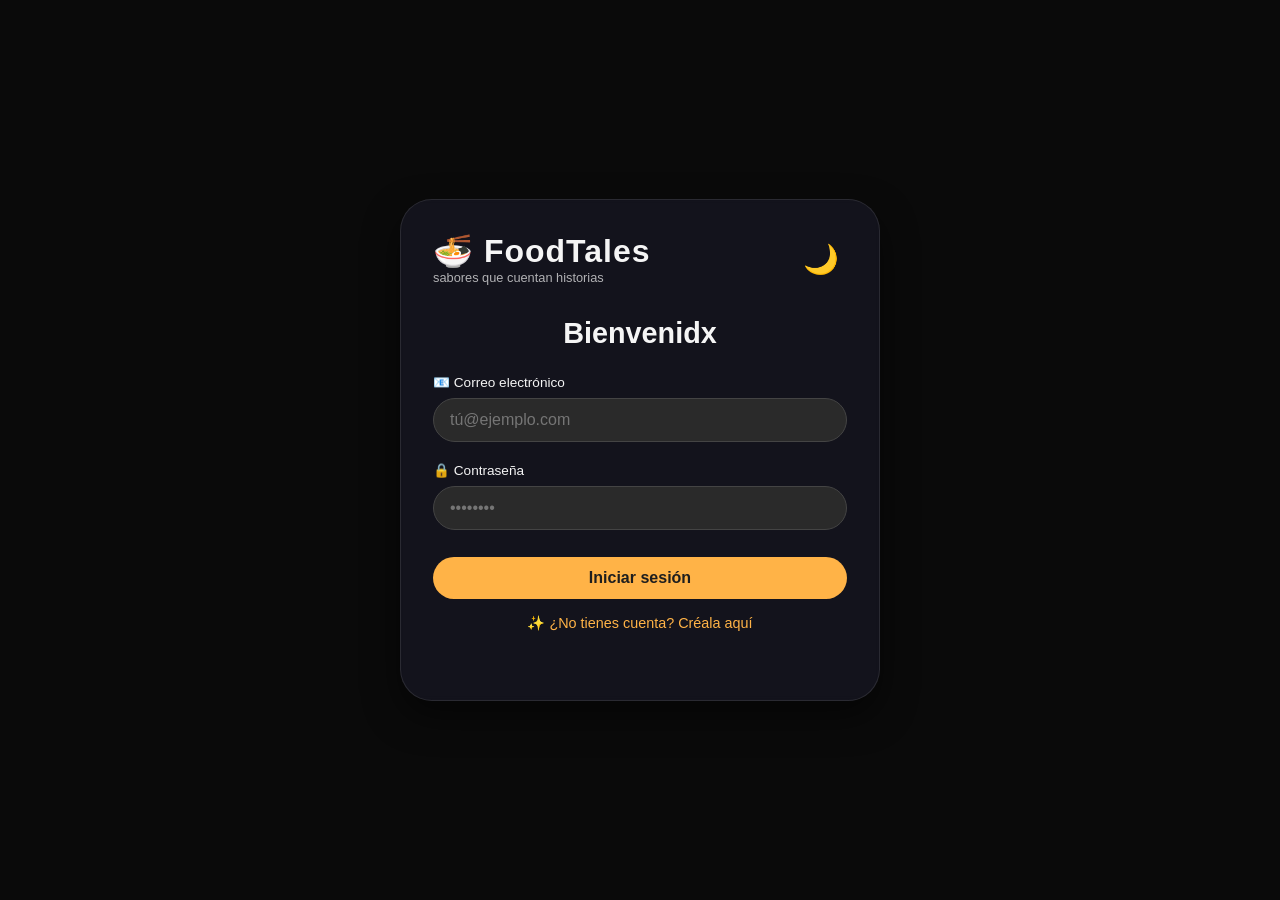
<file: index.html>
<!DOCTYPE html>
<html lang="es">
<head>
    <meta charset="UTF-8">
    <meta name="viewport" content="width=device-width, initial-scale=1.0, user-scalable=yes">
    <title>FoodTales - Inicio</title>
    <link rel="stylesheet" href="css/home.css">
<link rel="stylesheet" href="css/pag_inicial.css">
</head>
<body class="dark">
    <div class="container">
        <div class="header">
            <div class="logo">
                <h1>🍜 FoodTales</h1>
                <p>Descubre sabores cerca de ti</p>
            </div>
            <div class="user-info">
                <span id="userNameDisplay"></span>
                <button class="theme-toggle" id="themeToggle">🌙</button>
            </div>
        </div>

        <!-- Evento Burger Master 2026 -->
        <div class="event-card">
            <div class="event-title">🍔 Burger Master 2026</div>
            <div class="event-subtitle">El mejor festival de hamburguesas de la ciudad</div>
            <button class="event-btn" id="exploreEventBtn">Explorar evento ➡️</button>
        </div>

        <!-- Título sección -->
        <div class="section-title">🍽️ ¿Qué quieres comer ahora?</div>

        <!-- Grid de categorías -->
        <div class="categories-grid">
            <div class="category-card" data-category="desayuno">
                <div class="category-icon">🍳</div>
                <div class="category-name">Desayuno</div>
            </div>
            <div class="category-card" data-category="almuerzo">
                <div class="category-icon">🍲</div>
                <div class="category-name">Almuerzo</div>
            </div>
            <div class="category-card" data-category="cena">
                <div class="category-icon">🍽️</div>
                <div class="category-name">Cena</div>
            </div>
            <div class="category-card" data-category="postre">
                <div class="category-icon">🍰</div>
                <div class="category-name">Postre</div>
            </div>
        </div>

        <!-- Botón explorar en el mapa -->
        <div class="map-btn-container">
            <button class="map-btn" id="exploreMapBtn">📍 Explorar en el mapa</button>
        </div>
    </div>

    <!-- Bottom navigation -->
    <div class="bottom-nav">
        <button class="nav-item active" data-page="home">🏠</button>
        <button class="nav-item" data-page="map">📍</button>
        <button class="nav-item" data-page="favorites">❤️</button>
        <button class="nav-item" data-page="profile">👤</button>
    </div>

<script src="js/data.js"></script>
    <script>
        // ----- TEMA OSCURO/CLARO -----
        const themeToggle = document.getElementById('themeToggle');
        const body = document.body;
        
        function loadTheme() {
            const savedTheme = localStorage.getItem('foodtales_theme');
            if (savedTheme === 'light') {
                body.classList.remove('dark');
                body.classList.add('light');
                themeToggle.textContent = '☀️';
            } else {
                body.classList.remove('light');
                body.classList.add('dark');
                themeToggle.textContent = '🌙';
            }
        }
        
        themeToggle.addEventListener('click', () => {
            if (body.classList.contains('dark')) {
                body.classList.remove('dark');
                body.classList.add('light');
                localStorage.setItem('foodtales_theme', 'light');
                themeToggle.textContent = '☀️';
            } else {
                body.classList.remove('light');
                body.classList.add('dark');
                localStorage.setItem('foodtales_theme', 'dark');
                themeToggle.textContent = '🌙';
            }
        });
        
        loadTheme();
        
        // ----- MOSTRAR NOMBRE DEL USUARIO -----
        function loadUserName() {
            const currentUser = JSON.parse(localStorage.getItem('foodtales_current_user'));
            if (currentUser && currentUser.name) {
                document.getElementById('userNameDisplay').textContent = `👋 ${currentUser.name.split(' ')[0]}`;
            } else {
                document.getElementById('userNameDisplay').textContent = `👋 FoodLover`;
            }
        }
        loadUserName();
        
        // ----- EVENTOS -----
        document.getElementById('exploreEventBtn').addEventListener('click', () => {
            window.location.href = 'pages/evento.html';
        });
        
        document.getElementById('exploreMapBtn').addEventListener('click', () => {
            window.location.href = 'pages/map.html';
        });
        
        // ----- CATEGORÍAS SELECCIONABLES -----
        let selectedCategory = null;
        
        document.querySelectorAll('.category-card').forEach(card => {
            card.addEventListener('click', () => {
                const category = card.getAttribute('data-category');
                
                // Remover clase selected de todas las categorías
                document.querySelectorAll('.category-card').forEach(c => {
                    c.classList.remove('selected');
                });
                
                // Agregar clase selected a la categoría clickeada
                card.classList.add('selected');
                selectedCategory = category;
                
                // Mostrar feedback visual
                console.log(`🍽️ Categoría seleccionada: ${category}`);
                
                // Aquí puedes agregar la lógica para mostrar platos de esa categoría
                // mostrarPlatosPorCategoria(category);
            });
        });
        
        // ----- NAVEGACIÓN UNIFICADA -----
        document.querySelectorAll('.nav-item').forEach(btn => {
            btn.addEventListener('click', () => {
                const page = btn.getAttribute('data-page');
                if (page === 'home') window.location.href = 'index.html';
                else if (page === 'map') window.location.href = 'pages/map.html';
                else if (page === 'favorites') window.location.href = 'pages/favorites.html';
                else if (page === 'profile') window.location.href = 'pages/perfil.html';
            });
        });
        // ----- CARGAR IDIOMA GUARDADO -----
function loadUserLanguage() {
    const currentUser = JSON.parse(localStorage.getItem('foodtales_current_user'));
    if (!currentUser) return;
    
    const users = JSON.parse(localStorage.getItem('foodtales_users')) || [];
    const user = users.find(u => u.email === currentUser.email);
    
    if (user && user.profileData && user.profileData.languagePref) {
        const lang = user.profileData.languagePref;
        if (lang === 'inglés') {
            applyLanguageHome('inglés');
        } else {
            applyLanguageHome('español');
        }
    }
}

// Diccionario básico para el home
function applyLanguageHome(lang) {
    const texts = {
        español: {
            subtitle: "Descubre sabores cerca de ti",
            sectionTitle: "🍽️ ¿Qué quieres comer ahora?",
            categories: ["Desayuno", "Almuerzo", "Cena", "Postre"],
            eventTitle: "🍔 Burger Master 2026",
            eventSubtitle: "El mejor festival de hamburguesas de la ciudad",
            eventBtn: "Explorar evento ➡️",
            mapBtn: "📍 Explorar en el mapa"
        },
        inglés: {
            subtitle: "Discover flavors near you",
            sectionTitle: "🍽️ What do you want to eat now?",
            categories: ["Breakfast", "Lunch", "Dinner", "Dessert"],
            eventTitle: "🍔 Burger Master 2026",
            eventSubtitle: "The best burger festival in the city",
            eventBtn: "Explore event ➡️",
            mapBtn: "📍 Explore on the map"
        }
    };
    
    const t = texts[lang];
    if (!t) return;
    
    document.querySelector('.logo p').textContent = t.subtitle;
    document.querySelector('.section-title').textContent = t.sectionTitle;
    document.querySelector('.event-title').textContent = t.eventTitle;
    document.querySelector('.event-subtitle').textContent = t.eventSubtitle;
    document.querySelector('.event-btn').textContent = t.eventBtn;
    document.querySelector('.map-btn').textContent = t.mapBtn;
    
    const categories = document.querySelectorAll('.category-name');
    categories.forEach((cat, idx) => {
        if (t.categories[idx]) cat.textContent = t.categories[idx];
    });
}

// Llamar la función al cargar
loadUserLanguage();

    // Verificar sesión
    const currentUser = JSON.parse(localStorage.getItem('foodtales_current_user'));

    // Si no hay sesión, mandar al login
    if (!currentUser) {
        window.location.href = 'pages/inext.html';
    }
    </script>
</body>
</html>
</file>
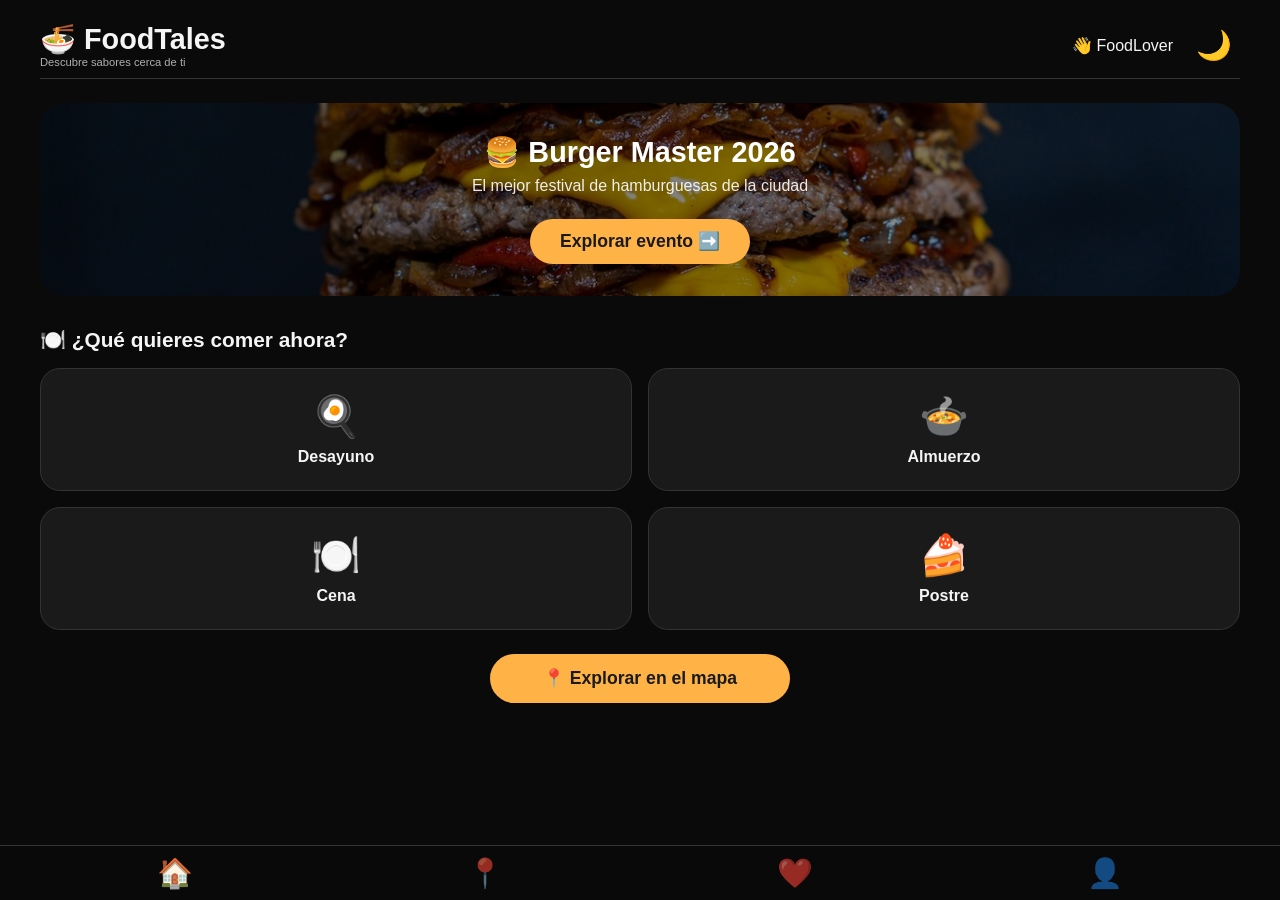
<file: pag_inicial.html>
<!DOCTYPE html>
<html lang="es">
<head>
    <meta charset="UTF-8">
    <meta name="viewport" content="width=device-width, initial-scale=1.0, user-scalable=yes">
    <title>FoodTales - Inicio</title>
    <link rel="stylesheet" href="css/home.css">
<link rel="stylesheet" href="css/pag_inicial.css">
</head>
<body class="dark">
    <div class="container">
        <div class="header">
            <div class="logo">
                <h1>🍜 FoodTales</h1>
                <p>Descubre sabores cerca de ti</p>
            </div>
            <div class="user-info">
                <span id="userNameDisplay"></span>
                <button class="theme-toggle" id="themeToggle">🌙</button>
            </div>
        </div>

        <!-- Evento Burger Master 2026 -->
        <div class="event-card">
            <div class="event-title">🍔 Burger Master 2026</div>
            <div class="event-subtitle">El mejor festival de hamburguesas de la ciudad</div>
            <button class="event-btn" id="exploreEventBtn">Explorar evento ➡️</button>
        </div>

        <!-- Título sección -->
        <div class="section-title">🍽️ ¿Qué quieres comer ahora?</div>

        <!-- Grid de categorías -->
        <div class="categories-grid">
            <div class="category-card" data-category="desayuno">
                <div class="category-icon">🍳</div>
                <div class="category-name">Desayuno</div>
            </div>
            <div class="category-card" data-category="almuerzo">
                <div class="category-icon">🍲</div>
                <div class="category-name">Almuerzo</div>
            </div>
            <div class="category-card" data-category="cena">
                <div class="category-icon">🍽️</div>
                <div class="category-name">Cena</div>
            </div>
            <div class="category-card" data-category="postre">
                <div class="category-icon">🍰</div>
                <div class="category-name">Postre</div>
            </div>
        </div>

        <!-- Botón explorar en el mapa -->
        <div class="map-btn-container">
            <button class="map-btn" id="exploreMapBtn">📍 Explorar en el mapa</button>
        </div>
    </div>

    <!-- Bottom navigation -->
    <div class="bottom-nav">
        <button class="nav-item active" data-page="home">🏠</button>
        <button class="nav-item" data-page="map">📍</button>
        <button class="nav-item" data-page="favorites">❤️</button>
        <button class="nav-item" data-page="profile">👤</button>
    </div>

<script src="js/data.js"></script>
    <script>
        // ----- TEMA OSCURO/CLARO -----
        const themeToggle = document.getElementById('themeToggle');
        const body = document.body;
        
        function loadTheme() {
            const savedTheme = localStorage.getItem('foodtales_theme');
            if (savedTheme === 'light') {
                body.classList.remove('dark');
                body.classList.add('light');
                themeToggle.textContent = '☀️';
            } else {
                body.classList.remove('light');
                body.classList.add('dark');
                themeToggle.textContent = '🌙';
            }
        }
        
        themeToggle.addEventListener('click', () => {
            if (body.classList.contains('dark')) {
                body.classList.remove('dark');
                body.classList.add('light');
                localStorage.setItem('foodtales_theme', 'light');
                themeToggle.textContent = '☀️';
            } else {
                body.classList.remove('light');
                body.classList.add('dark');
                localStorage.setItem('foodtales_theme', 'dark');
                themeToggle.textContent = '🌙';
            }
        });
        
        loadTheme();
        
        // ----- MOSTRAR NOMBRE DEL USUARIO -----
        function loadUserName() {
            const currentUser = JSON.parse(localStorage.getItem('foodtales_current_user'));
            if (currentUser && currentUser.name) {
                document.getElementById('userNameDisplay').textContent = `👋 ${currentUser.name.split(' ')[0]}`;
            } else {
                document.getElementById('userNameDisplay').textContent = `👋 FoodLover`;
            }
        }
        loadUserName();
        
        // ----- EVENTOS -----
        document.getElementById('exploreEventBtn').addEventListener('click', () => {
            window.location.href = 'evento.html';
        });
        
        document.getElementById('exploreMapBtn').addEventListener('click', () => {
            window.location.href = 'map.html';
        });
        
        // ----- CATEGORÍAS SELECCIONABLES -----
        let selectedCategory = null;
        
        document.querySelectorAll('.category-card').forEach(card => {
            card.addEventListener('click', () => {
                const category = card.getAttribute('data-category');
                
                // Remover clase selected de todas las categorías
                document.querySelectorAll('.category-card').forEach(c => {
                    c.classList.remove('selected');
                });
                
                // Agregar clase selected a la categoría clickeada
                card.classList.add('selected');
                selectedCategory = category;
                
                // Mostrar feedback visual
                console.log(`🍽️ Categoría seleccionada: ${category}`);
                
                // Aquí puedes agregar la lógica para mostrar platos de esa categoría
                // mostrarPlatosPorCategoria(category);
            });
        });
        
        // ----- NAVEGACIÓN UNIFICADA -----
        document.querySelectorAll('.nav-item').forEach(btn => {
            btn.addEventListener('click', () => {
                const page = btn.getAttribute('data-page');
                if (page === 'home') window.location.href = 'pag_inicial.html';
                else if (page === 'map') window.location.href = 'map.html';
                else if (page === 'favorites') window.location.href = 'favorites.html';
                else if (page === 'profile') window.location.href = 'perfil.html';
            });
        });
        // ----- CARGAR IDIOMA GUARDADO -----
function loadUserLanguage() {
    const currentUser = JSON.parse(localStorage.getItem('foodtales_current_user'));
    if (!currentUser) return;
    
    const users = JSON.parse(localStorage.getItem('foodtales_users')) || [];
    const user = users.find(u => u.email === currentUser.email);
    
    if (user && user.profileData && user.profileData.languagePref) {
        const lang = user.profileData.languagePref;
        if (lang === 'inglés') {
            applyLanguageHome('inglés');
        } else {
            applyLanguageHome('español');
        }
    }
}

// Diccionario básico para el home
function applyLanguageHome(lang) {
    const texts = {
        español: {
            subtitle: "Descubre sabores cerca de ti",
            sectionTitle: "🍽️ ¿Qué quieres comer ahora?",
            categories: ["Desayuno", "Almuerzo", "Cena", "Postre"],
            eventTitle: "🍔 Burger Master 2026",
            eventSubtitle: "El mejor festival de hamburguesas de la ciudad",
            eventBtn: "Explorar evento ➡️",
            mapBtn: "📍 Explorar en el mapa"
        },
        inglés: {
            subtitle: "Discover flavors near you",
            sectionTitle: "🍽️ What do you want to eat now?",
            categories: ["Breakfast", "Lunch", "Dinner", "Dessert"],
            eventTitle: "🍔 Burger Master 2026",
            eventSubtitle: "The best burger festival in the city",
            eventBtn: "Explore event ➡️",
            mapBtn: "📍 Explore on the map"
        }
    };
    
    const t = texts[lang];
    if (!t) return;
    
    document.querySelector('.logo p').textContent = t.subtitle;
    document.querySelector('.section-title').textContent = t.sectionTitle;
    document.querySelector('.event-title').textContent = t.eventTitle;
    document.querySelector('.event-subtitle').textContent = t.eventSubtitle;
    document.querySelector('.event-btn').textContent = t.eventBtn;
    document.querySelector('.map-btn').textContent = t.mapBtn;
    
    const categories = document.querySelectorAll('.category-name');
    categories.forEach((cat, idx) => {
        if (t.categories[idx]) cat.textContent = t.categories[idx];
    });
}

// Llamar la función al cargar
loadUserLanguage();
    </script>
</body>
</html>
</file>
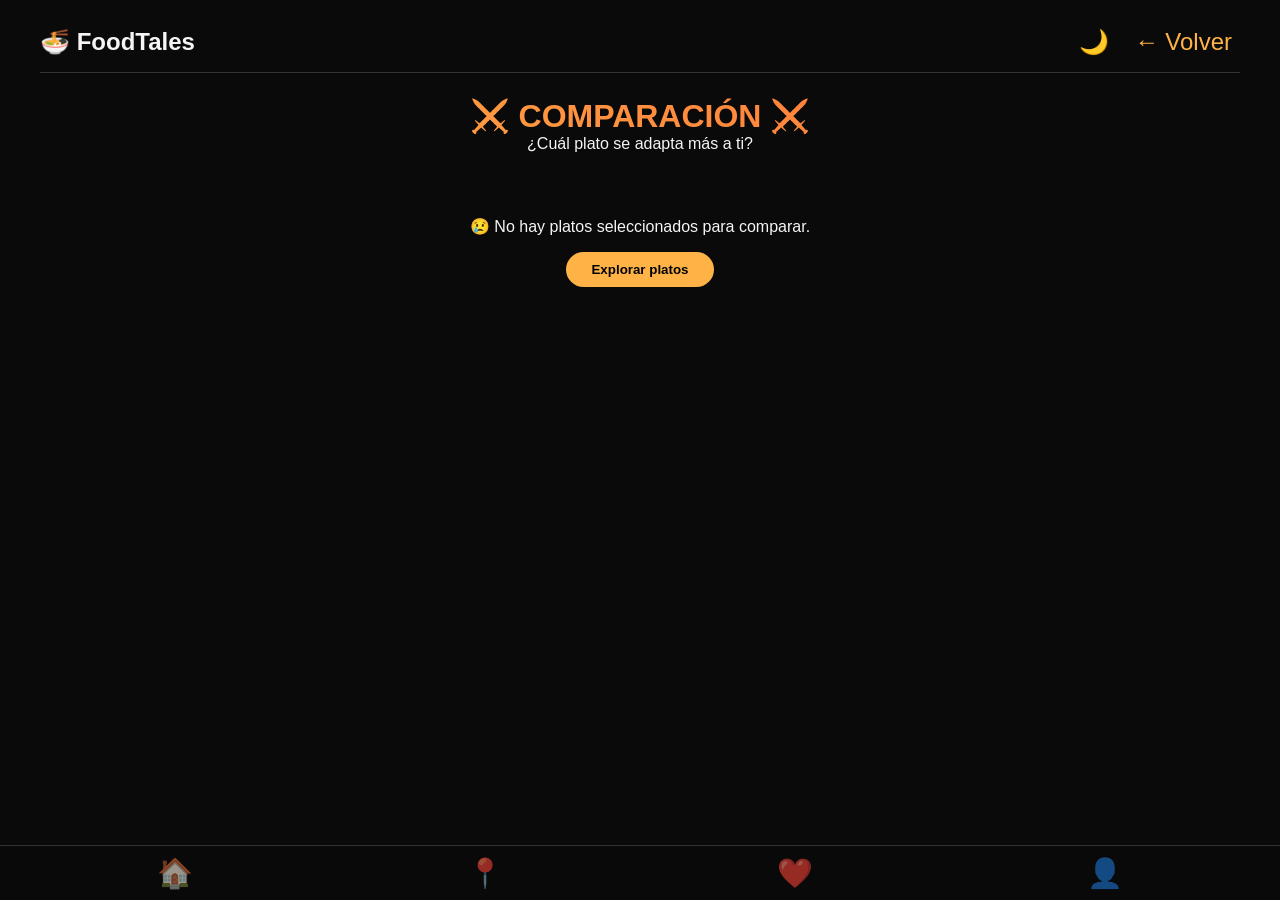
<file: pages/compare.html>
<!DOCTYPE html>
<html lang="es">
<head>
    <meta charset="UTF-8">
    <meta name="viewport" content="width=device-width, initial-scale=1.0, user-scalable=yes">
    <title>FoodTales - Comparar platos</title>
    <link rel="stylesheet" href="../css/compare.css">
</head>
<body class="dark">
    <div class="container">
        <div class="header">
            <div class="logo">
                <h1>🍜 FoodTales</h1>
            </div>
            <div class="action-buttons">
                <button class="theme-toggle" id="themeToggle">🌙</button>
                <button class="back-btn" id="backBtn">← Volver</button>
            </div>
        </div>

        <div class="vs-header">
            <div class="vs-title">⚔️ COMPARACIÓN ⚔️</div>
            <p>¿Cuál plato se adapta más a ti?</p>
        </div>

        <div id="compareContent">
            <div style="text-align: center; padding: 3rem;">Cargando...</div>
        </div>
    </div>

    <div class="bottom-nav">
        <button class="nav-item" data-page="home">🏠</button>
        <button class="nav-item" data-page="map">📍</button>
        <button class="nav-item" data-page="favorites">❤️</button>
        <button class="nav-item" data-page="profile">👤</button>
    </div>

    <script src="../js/data.js"></script>
    <script>
        // ----- TEMA OSCURO/CLARO -----
        const themeToggle = document.getElementById('themeToggle');
        const body = document.body;
        
        function loadTheme() {
            const savedTheme = localStorage.getItem('foodtales_theme');
            if (savedTheme === 'light') {
                body.classList.remove('dark');
                body.classList.add('light');
                themeToggle.textContent = '☀️';
            } else {
                body.classList.remove('light');
                body.classList.add('dark');
                themeToggle.textContent = '🌙';
            }
        }
        
        themeToggle.addEventListener('click', () => {
            if (body.classList.contains('dark')) {
                body.classList.remove('dark');
                body.classList.add('light');
                localStorage.setItem('foodtales_theme', 'light');
                themeToggle.textContent = '☀️';
            } else {
                body.classList.remove('light');
                body.classList.add('dark');
                localStorage.setItem('foodtales_theme', 'dark');
                themeToggle.textContent = '🌙';
            }
        });
        
        loadTheme();
        
        // ----- OBTENER IDs DE LA URL -----
        function getQueryParam(param) {
            const urlParams = new URLSearchParams(window.location.search);
            return urlParams.get(param);
        }
        
        let id1 = getQueryParam('id1');
        let id2 = getQueryParam('id2');
        
        // Si no vienen en URL, intentar desde localStorage (para cuando viene desde detail)
        if (!id1 || !id2) {
            const tempCompare = localStorage.getItem('foodtales_temp_compare');
            if (tempCompare && !id1) {
                id1 = tempCompare;
                localStorage.removeItem('foodtales_temp_compare');
            }
        }
        
        const platosData = getPlatos();
        
        function determinarGanador(platoA, platoB, categoria) {
            switch(categoria) {
                case 'precio':
                    return platoA.precio < platoB.precio ? platoA : platoB;
                case 'distancia':
                    return platoA.distancia < platoB.distancia ? platoA : platoB;
                case 'estrellas':
                    return platoA.estrellas > platoB.estrellas ? platoA : platoB;
                case 'tiempo':
                    return platoA.tiempoPreparacion < platoB.tiempoPreparacion ? platoA : platoB;
                default:
                    return null;
            }
        }
        
        function renderComparacion(plato1, plato2) {
            const ganadorPrecio = determinarGanador(plato1, plato2, 'precio');
            const ganadorDistancia = determinarGanador(plato1, plato2, 'distancia');
            const ganadorEstrellas = determinarGanador(plato1, plato2, 'estrellas');
            const ganadorTiempo = determinarGanador(plato1, plato2, 'tiempo');
            
            const html = `
                <div class="compare-grid">
                    <!-- Plato 1 -->
                    <div class="dish-card">
                        <img class="dish-img" src="${plato1.imagen}" alt="${plato1.nombre}" onerror="this.src='https://placehold.co/400x200?text=${plato1.nombre}'">
                        <div class="dish-info">
                            <div class="dish-name">${plato1.nombre}</div>
                            <div class="dish-restaurant">🏠 ${plato1.restaurante}</div>
                            
                            <div class="compare-table">
                                <div class="compare-row">
                                    <span class="compare-label">💰 Precio</span>
                                    <span>$${plato1.precio.toLocaleString()} ${plato1.moneda} ${ganadorPrecio?.id === plato1.id ? '<span class="winner-badge">🏆 más económico</span>' : ''}</span>
                                </div>
                                <div class="compare-row">
                                    <span class="compare-label">📏 Distancia</span>
                                    <span>${plato1.distancia} km (${plato1.tiempoCaminando} min) ${ganadorDistancia?.id === plato1.id ? '<span class="winner-badge">🏆 más cerca</span>' : ''}</span>
                                </div>
                                <div class="compare-row">
                                    <span class="compare-label">⭐ Calificación</span>
                                    <span>${'⭐'.repeat(Math.floor(plato1.estrellas))} ${plato1.estrellas} ${ganadorEstrellas?.id === plato1.id ? '<span class="winner-badge">🏆 mejor puntuado</span>' : ''}</span>
                                </div>
                                <div class="compare-row">
                                    <span class="compare-label">⏱️ Tiempo preparación</span>
                                    <span>${plato1.tiempoPreparacion} min ${ganadorTiempo?.id === plato1.id ? '<span class="winner-badge">🏆 más rápido</span>' : ''}</span>
                                </div>
                                <div class="compare-row">
                                    <span class="compare-label">🧂 Sabor</span>
                                    <span>${plato1.sabor <= 3 ? 'Salado' : plato1.sabor >= 7 ? 'Dulce' : 'Equilibrado'}</span>
                                </div>
                                <div class="compare-row">
                                    <span class="compare-label">🕒 Horario</span>
                                    <span>${plato1.horarios}</span>
                                </div>
                            </div>
                            
                            <button class="btn-view" onclick="verDetalle('${plato1.id}')">Ver detalle →</button>
                        </div>
                    </div>
                    
                    <div class="vs-center">
                        <div>VS</div>
                    </div>
                    
                    <!-- Plato 2 -->
                    <div class="dish-card">
                        <img class="dish-img" src="${plato2.imagen}" alt="${plato2.nombre}" onerror="this.src='https://placehold.co/400x200?text=${plato2.nombre}'">
                        <div class="dish-info">
                            <div class="dish-name">${plato2.nombre}</div>
                            <div class="dish-restaurant">🏠 ${plato2.restaurante}</div>
                            
                            <div class="compare-table">
                                <div class="compare-row">
                                    <span class="compare-label">💰 Precio</span>
                                    <span>$${plato2.precio.toLocaleString()} ${plato2.moneda} ${ganadorPrecio?.id === plato2.id ? '<span class="winner-badge">🏆 más económico</span>' : ''}</span>
                                </div>
                                <div class="compare-row">
                                    <span class="compare-label">📏 Distancia</span>
                                    <span>${plato2.distancia} km (${plato2.tiempoCaminando} min) ${ganadorDistancia?.id === plato2.id ? '<span class="winner-badge">🏆 más cerca</span>' : ''}</span>
                                </div>
                                <div class="compare-row">
                                    <span class="compare-label">⭐ Calificación</span>
                                    <span>${'⭐'.repeat(Math.floor(plato2.estrellas))} ${plato2.estrellas} ${ganadorEstrellas?.id === plato2.id ? '<span class="winner-badge">🏆 mejor puntuado</span>' : ''}</span>
                                </div>
                                <div class="compare-row">
                                    <span class="compare-label">⏱️ Tiempo preparación</span>
                                    <span>${plato2.tiempoPreparacion} min ${ganadorTiempo?.id === plato2.id ? '<span class="winner-badge">🏆 más rápido</span>' : ''}</span>
                                </div>
                                <div class="compare-row">
                                    <span class="compare-label">🧂 Sabor</span>
                                    <span>${plato2.sabor <= 3 ? 'Salado' : plato2.sabor >= 7 ? 'Dulce' : 'Equilibrado'}</span>
                                </div>
                                <div class="compare-row">
                                    <span class="compare-label">🕒 Horario</span>
                                    <span>${plato2.horarios}</span>
                                </div>
                            </div>
                            
                            <button class="btn-view" onclick="verDetalle('${plato2.id}')">Ver detalle →</button>
                        </div>
                    </div>
                </div>
                
                <div style="text-align: center; margin-top: 2rem; padding: 1rem; background: rgba(255,180,71,0.1); border-radius: 20px;">
                    <strong>📊 Resumen:</strong> 
                    ${ganadorPrecio?.nombre} es más económico · 
                    ${ganadorDistancia?.nombre} está más cerca · 
                    ${ganadorEstrellas?.nombre} tiene mejor calificación · 
                    ${ganadorTiempo?.nombre} se prepara más rápido
                </div>
            `;
            
            document.getElementById('compareContent').innerHTML = html;
        }
        
        function verDetalle(id) {
            window.location.href = `dish-detail.html?id=${id}`;
        }
        
        // Cargar comparación
        if (id1 && id2) {
            const plato1 = platosData.find(p => p.id === id1);
            const plato2 = platosData.find(p => p.id === id2);
            
            if (plato1 && plato2) {
                renderComparacion(plato1, plato2);
            } else {
                document.getElementById('compareContent').innerHTML = `
                    <div class="no-compare">
                        <p>❌ No se encontraron uno o ambos platos para comparar.</p>
                        <button class="btn-primary" onclick="window.location.href='pages/home.html'">Volver al home</button>
                    </div>
                `;
            }
        } else {
            document.getElementById('compareContent').innerHTML = `
                <div class="no-compare">
                    <p>😢 No hay platos seleccionados para comparar.</p>
                    <button class="btn-primary" onclick="window.location.href='pages/home.html'">Explorar platos</button>
                </div>
            `;
        }
        
        // ----- NAVEGACIÓN -----
        document.getElementById('backBtn').addEventListener('click', () => {
            window.location.href = '../index.html';
        });
        
        document.querySelectorAll('.nav-item').forEach(btn => {
            btn.addEventListener('click', () => {
                const page = btn.getAttribute('data-page');
                if (page === 'home') window.location.href = '../index.html';
else if (page === 'map') window.location.href = 'map.html';
else if (page === 'favorites') window.location.href = 'favorites.html';
else if (page === 'profile') window.location.href = 'perfil.html';
            });
        });
    </script>
</body>
</html>
</file>
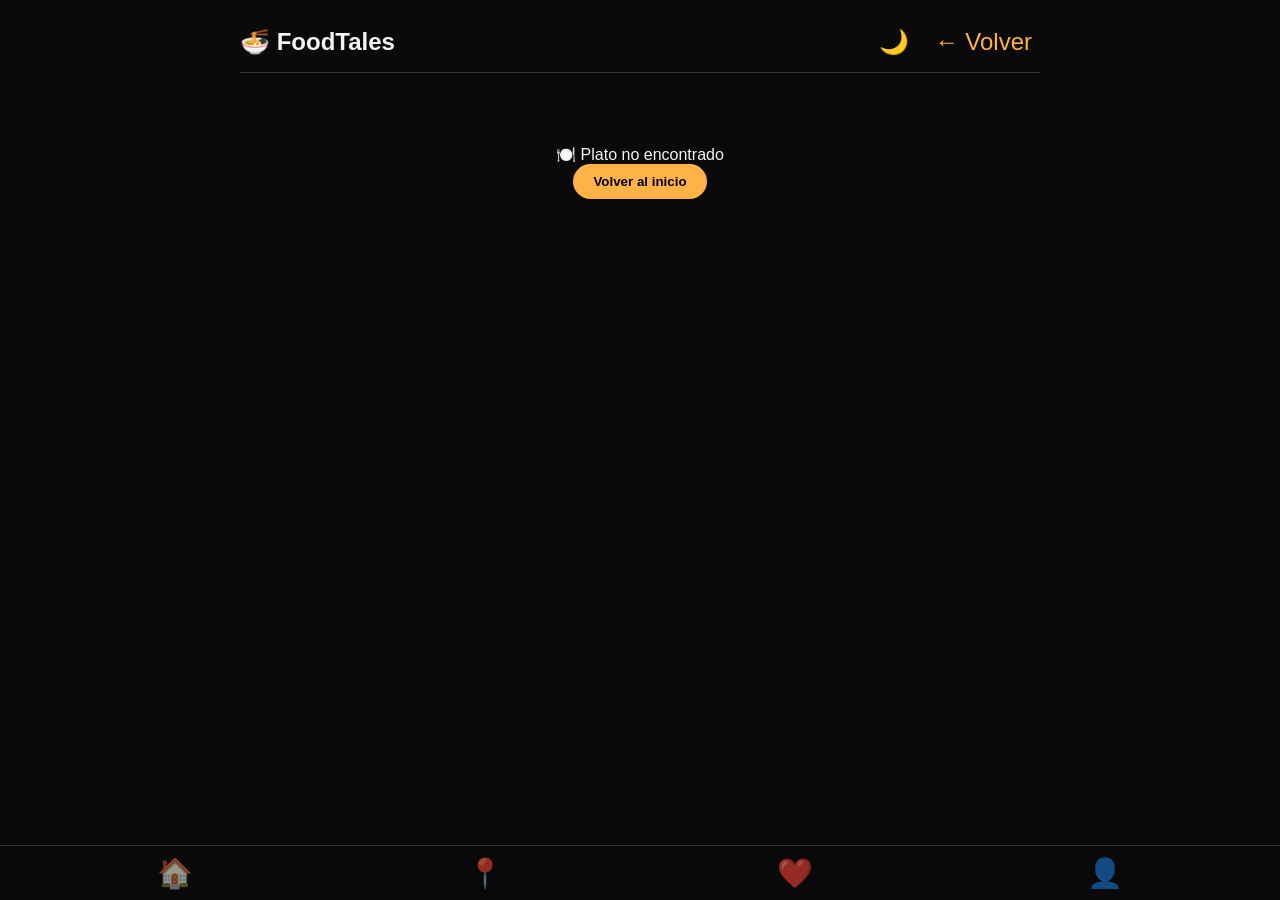
<file: pages/dish-detail.html>
<!DOCTYPE html>
<html lang="es">
<head>
    <meta charset="UTF-8">
    <meta name="viewport" content="width=device-width, initial-scale=1.0, user-scalable=yes">
    <title>FoodTales - Detalle del plato</title>
    <link rel="stylesheet" href="../css/dish-detail.css">
</head>
<body class="dark">
    <div class="container">
        <div class="header">
            <div class="logo">
                <h1>🍜 FoodTales</h1>
            </div>
            <div class="action-buttons">
                <button class="theme-toggle" id="themeToggle">🌙</button>
                <button class="back-btn" id="backBtn">← Volver</button>
            </div>
        </div>

        <div id="dishContent">
            <!-- El contenido se carga dinámicamente -->
            <div style="text-align: center; padding: 3rem;">Cargando...</div>
        </div>
    </div>

    <div class="bottom-nav">
        <button class="nav-item" data-page="home">🏠</button>
        <button class="nav-item" data-page="map">📍</button>
        <button class="nav-item" data-page="favorites">❤️</button>
        <button class="nav-item" data-page="profile">👤</button>
    </div>

    <script src="../js/data.js"></script>
    <script>
        // ----- TEMA OSCURO/CLARO -----
        const themeToggle = document.getElementById('themeToggle');
        const body = document.body;
        
        function loadTheme() {
            const savedTheme = localStorage.getItem('foodtales_theme');
            if (savedTheme === 'light') {
                body.classList.remove('dark');
                body.classList.add('light');
                themeToggle.textContent = '☀️';
            } else {
                body.classList.remove('light');
                body.classList.add('dark');
                themeToggle.textContent = '🌙';
            }
        }
        
        themeToggle.addEventListener('click', () => {
            if (body.classList.contains('dark')) {
                body.classList.remove('dark');
                body.classList.add('light');
                localStorage.setItem('foodtales_theme', 'light');
                themeToggle.textContent = '☀️';
            } else {
                body.classList.remove('light');
                body.classList.add('dark');
                localStorage.setItem('foodtales_theme', 'dark');
                themeToggle.textContent = '🌙';
            }
        });
        
        loadTheme();
        
        // ----- OBTENER ID DEL PLATO DESDE URL -----
        function getQueryParam(param) {
            const urlParams = new URLSearchParams(window.location.search);
            return urlParams.get(param);
        }
        
        const platoId = getQueryParam('id');
        const platosData = getPlatos();
        const plato = platosData.find(p => p.id === platoId);

        function normalizeText(text) {
            return text ? text.normalize('NFD').replace(/[\u0300-\u036f]/g, '').toLowerCase() : '';
        }

        function getCurrentUserAllergies() {
            const currentUser = JSON.parse(localStorage.getItem('foodtales_current_user'));
            if (!currentUser) return [];
            const users = JSON.parse(localStorage.getItem('foodtales_users')) || [];
            const user = users.find(u => u.email === currentUser.email);
            return (user?.profileData?.alergias || []).map(normalizeText).filter(Boolean);
        }

        function getDishAllergyWarning(plato) {
            const allergies = getCurrentUserAllergies();
            if (!allergies.length) return '';

            const ingredients = (plato.ingredientes || []).map(normalizeText);
            const name = normalizeText(plato.nombre);
            const found = allergies.filter(allergy => {
                return ingredients.some(ing => ing.includes(allergy)) || name.includes(allergy);
            });

            if (found.length) {
                const uniqueAllergies = [...new Set(found)].join(', ');
                return `Cuidado: puede contener ${uniqueAllergies}.`;
            }
            return '';
        }

        function checkDishAllergies(plato) {
            const warning = getDishAllergyWarning(plato);
            if (!warning) return false;
            alert(`Cuidado: este plato contiene ingredientes relacionados con tu alergia a ${warning.replace('Cuidado: puede contener ', '')}`);
            return true;
        }

        if (!plato) {
            document.getElementById('dishContent').innerHTML = '<div style="text-align: center; padding: 3rem;">🍽️ Plato no encontrado<br><button class="map-btn" onclick="window.location.href=\'../index.html\'">Volver al inicio</button></div>';
        } else {
            checkDishAllergies(plato);
        }
        
        // ----- RENDERIZAR DETALLE -----
        function renderDetalle() {
            const favoritoActual = isFavorito(plato.id);
            
            const html = `
                <img class="main-img" src="${plato.imagen}" alt="${plato.nombre}" onerror="this.src='https://placehold.co/600x300?text=${plato.nombre}'">
                
                <div class="title-section">
                    <h2>${plato.nombre}</h2>
                    <div class="stars">${'⭐'.repeat(Math.floor(plato.estrellas))} ${plato.estrellas}</div>
                </div>
                ${getDishAllergyWarning(plato) ? `<div class="allergy-warning" style="color: #b71c1c; font-weight: 700; margin-bottom: 14px;">⚠️ ${getDishAllergyWarning(plato)}</div>` : ''}
                <div class="restaurante">🏠 ${plato.restaurante}</div>
                
                <div class="info-grid">
                    <div class="info-card">
                        <div class="emoji">📏</div>
                        <div class="label">Distancia</div>
                        <div class="value">${plato.distancia} km</div>
                        <div class="label">🚶 ${plato.tiempoCaminando} min caminando</div>
                    </div>
                    <div class="info-card">
                        <div class="emoji">💰</div>
                        <div class="label">Precio</div>
                        <div class="value">$${plato.precio.toLocaleString()} ${plato.moneda}</div>
                    </div>
                    <div class="info-card">
                        <div class="emoji">⏱️</div>
                        <div class="label">Preparación</div>
                        <div class="value">${plato.tiempoPreparacion} min</div>
                    </div>
                    <div class="info-card">
                        <div class="emoji">🧂</div>
                        <div class="label">Sabor</div>
                        <div class="value">${plato.sabor <= 3 ? 'Salado' : plato.sabor >= 7 ? 'Dulce' : 'Equilibrado'}</div>
                    </div>
                </div>
                
                <!-- Restaurante y mapa -->
                <div class="section">
                    <h3>📍 Restaurante</h3>
                    <p><strong>${plato.restaurante}</strong><br>${plato.direccion}</p>
                    <div class="map-placeholder">
                        <span>🗺️ Mapa interactivo</span>
                        <button class="map-btn" id="openMapsBtn">Abrir en Google Maps →</button>
                        <small>${plato.distancia} km de distancia (${plato.tiempoCaminando} min a pie)</small>
                    </div>
                    <div class="info-card" style="margin-top: 10px;">
                        <div class="emoji">🕒</div>
                        <div class="label">Horario de atención</div>
                        <div class="value">${plato.horarios}</div>
                    </div>
                </div>
                
                <!-- Historia y video -->
                <div class="section">
                    <h3>📖 Historia del plato</h3>
                    <p>${plato.historia}</p>
                    ${plato.videoUrl ? `
                        <div class="video-container">
                            <iframe src="${plato.videoUrl}" frameborder="0" allowfullscreen></iframe>
                        </div>
                    ` : '<small>🎥 Video no disponible</small>'}
                </div>
                
                <!-- Ingredientes -->
                <div class="section">
                    <h3>🥘 Ingredientes</h3>
                    <div class="ingredientes-list">
                        ${plato.ingredientes.map(ing => `<span class="ingrediente-chip">${ing}</span>`).join('')}
                    </div>
                </div>
                
                <!-- Datos curiosos -->
                <div class="section">
                    <h3>✨ Datos curiosos</h3>
                    <ul class="curiosidades">
                        ${plato.datosCuriosos.map(dato => `<li>📌 ${dato}</li>`).join('')}
                    </ul>
                </div>
                
                <!-- Reviews -->
                <div class="section">
                    <h3>💬 Lo que opinan los comensales</h3>
                    ${plato.reviews.map(review => `
                        <div class="review">
                            <div class="review-header">
                                <span>${review.usuario}</span>
                                <span class="review-stars">${'⭐'.repeat(review.estrellas)} ${review.estrellas}</span>
                            </div>
                            <div class="review-text">"${review.comentario}"</div>
                            <div class="review-date">📅 ${review.fecha}</div>
                        </div>
                    `).join('')}
                </div>
                
                <!-- Botones de acción -->
                <div class="action-buttons-bottom">
                    <button class="btn-action btn-favorite" id="favoriteBtn">
                        ${favoritoActual ? '❤️  Quitar de favoritos' : '🤍 Guardar para más tarde'}
                    </button>
                    <button class="btn-action btn-compare" id="compareBtn">
                        📊 Comparar con otro
                    </button>
                    <button class="btn-action btn-directions" id="directionsBtn">
                        🗺️ Iniciar ruta
                    </button>
                </div>
            `;
            
            document.getElementById('dishContent').innerHTML = html;
            
            // Eventos dinámicos
            document.getElementById('openMapsBtn')?.addEventListener('click', () => {
                const url = `https://www.google.com/maps/search/?api=1&query=${plato.lat},${plato.lng}`;
                window.open(url, '_blank');
            });
            
            document.getElementById('directionsBtn')?.addEventListener('click', () => {
                const url = `https://www.google.com/maps/dir/?api=1&destination=${plato.lat},${plato.lng}`;
                window.open(url, '_blank');
            });
            
            document.getElementById('favoriteBtn')?.addEventListener('click', () => {
                if (isFavorito(plato.id)) {
                    removeFavorito(plato.id);
                    document.getElementById('favoriteBtn').innerHTML = '🤍 Guardar para más tarde';
                } else {
                    addFavorito(plato.id);
                    document.getElementById('favoriteBtn').innerHTML = '❤️ Quitar de favoritos';
                }
            });
            
            document.getElementById('compareBtn')?.addEventListener('click', () => {
                checkDishAllergies(plato);
                // Guardar este plato en localStorage y redirigir a home para elegir segundo
                localStorage.setItem('foodtales_temp_compare', plato.id);
                window.location.href = '../index.html?selectCompare=true';
            });
        }
        
        if (plato) renderDetalle();
        
        // ----- NAVEGACIÓN -----
        document.getElementById('backBtn').addEventListener('click', () => {
            window.location.href = '../index.html';
        });
        
        document.querySelectorAll('.nav-item').forEach(btn => {
            btn.addEventListener('click', () => {
                const page = btn.getAttribute('data-page');
                if (page === 'home') window.location.href = '../index.html';
else if (page === 'map') window.location.href = 'map.html';
else if (page === 'favorites') window.location.href = 'favorites.html';
else if (page === 'profile') window.location.href = 'perfil.html';
            });
        });
// ----- TRADUCCIÓN PARA DETALLE (versión simple que no rompe nada) -----
let detailLanguage = 'español';

function loadAndTranslateDetail() {
    const currentUser = JSON.parse(localStorage.getItem('foodtales_current_user'));
    if (!currentUser) return;
    
    const users = JSON.parse(localStorage.getItem('foodtales_users')) || [];
    const user = users.find(u => u.email === currentUser.email);
    
    if (user && user.profileData && user.profileData.languagePref) {
        detailLanguage = user.profileData.languagePref;
        translateDetailPage();
    }
}

function translateDetailPage() {
    const texts = {
        español: {
            back: "← Volver",
            openMaps: "Abrir en Google Maps →",
            schedule: "Horario de atención",
            history: "📖 Historia del plato",
            ingredients: "🥘 Ingredientes",
            curiosities: "✨ Datos curiosos",
            reviews: "💬 Lo que opinan los comensales",
            favorite: "🤍 Guardar para más tarde",
            removeFavorite: "❤️ Quitar de favoritos",
            compare: "📊 Comparar con otro",
            directions: "🗺️ Iniciar ruta",
            videoNotAvailable: "🎥 Video no disponible",
            distance: "Distancia",
            price: "Precio",
            preparation: "Preparación",
            flavor: "Sabor",
            restaurant: "📍 Restaurante"
        },
        inglés: {
            back: "← Back",
            openMaps: "Open in Google Maps →",
            schedule: "Opening hours",
            history: "📖 Dish history",
            ingredients: "🥘 Ingredients",
            curiosities: "✨ Fun facts",
            reviews: "💬 What diners say",
            favorite: "🤍 Save for later",
            removeFavorite: "❤️ Remove from favorites",
            compare: "📊 Compare with another",
            directions: "🗺️ Get directions",
            videoNotAvailable: "🎥 Video not available",
            distance: "Distance",
            price: "Price",
            preparation: "Preparation",
            flavor: "Flavor",
            restaurant: "📍 Restaurant"
        }
    };
    
    const t = texts[detailLanguage];
    if (!t) return;
    
    // Botón volver
    const backBtn = document.getElementById('backBtn');
    if (backBtn) backBtn.innerHTML = t.back;
    
    // Botón del mapa
    const mapBtn = document.getElementById('openMapsBtn');
    if (mapBtn) mapBtn.textContent = t.openMaps;
    
    // Títulos de secciones
    const sections = document.querySelectorAll('.section h3');
    if (sections[0]) sections[0].innerHTML = t.restaurant;
    if (sections[1]) sections[1].innerHTML = t.history;
    if (sections[2]) sections[2].innerHTML = t.ingredients;
    if (sections[3]) sections[3].innerHTML = t.curiosities;
    if (sections[4]) sections[4].innerHTML = t.reviews;
    
    // Etiquetas de info cards
    const labels = document.querySelectorAll('.info-card .label');
    if (labels[0]) labels[0].textContent = t.distance;
    if (labels[1]) labels[1].textContent = t.price;
    if (labels[2]) labels[2].textContent = t.preparation;
    if (labels[3]) labels[3].textContent = t.flavor;
    
    // Traducir horario si existe
    const scheduleLabel = document.querySelector('.info-card .label');
    if (scheduleLabel && scheduleLabel.textContent === 'Horario de atención') {
        // No hacer nada, ya está
    }
    
    // Botones de acción
    const favoriteBtn = document.getElementById('favoriteBtn');
    if (favoriteBtn) {
        const isFav = favoriteBtn.innerHTML.includes('❤️');
        if (isFav) {
            favoriteBtn.innerHTML = t.removeFavorite;
        } else {
            favoriteBtn.innerHTML = t.favorite;
        }
    }
    
    const compareBtn = document.getElementById('compareBtn');
    if (compareBtn) compareBtn.innerHTML = t.compare;
    
    const directionsBtn = document.getElementById('directionsBtn');
    if (directionsBtn) directionsBtn.innerHTML = t.directions;
    
    // Video no disponible
    const noVideo = document.querySelector('.section small');
    if (noVideo && noVideo.textContent.includes('Video no')) {
        noVideo.textContent = t.videoNotAvailable;
    }
}

// Esperar a que el contenido se cargue y luego traducir
setTimeout(() => {
    loadAndTranslateDetail();
}, 300);
    </script>
</body>
</html>
</file>
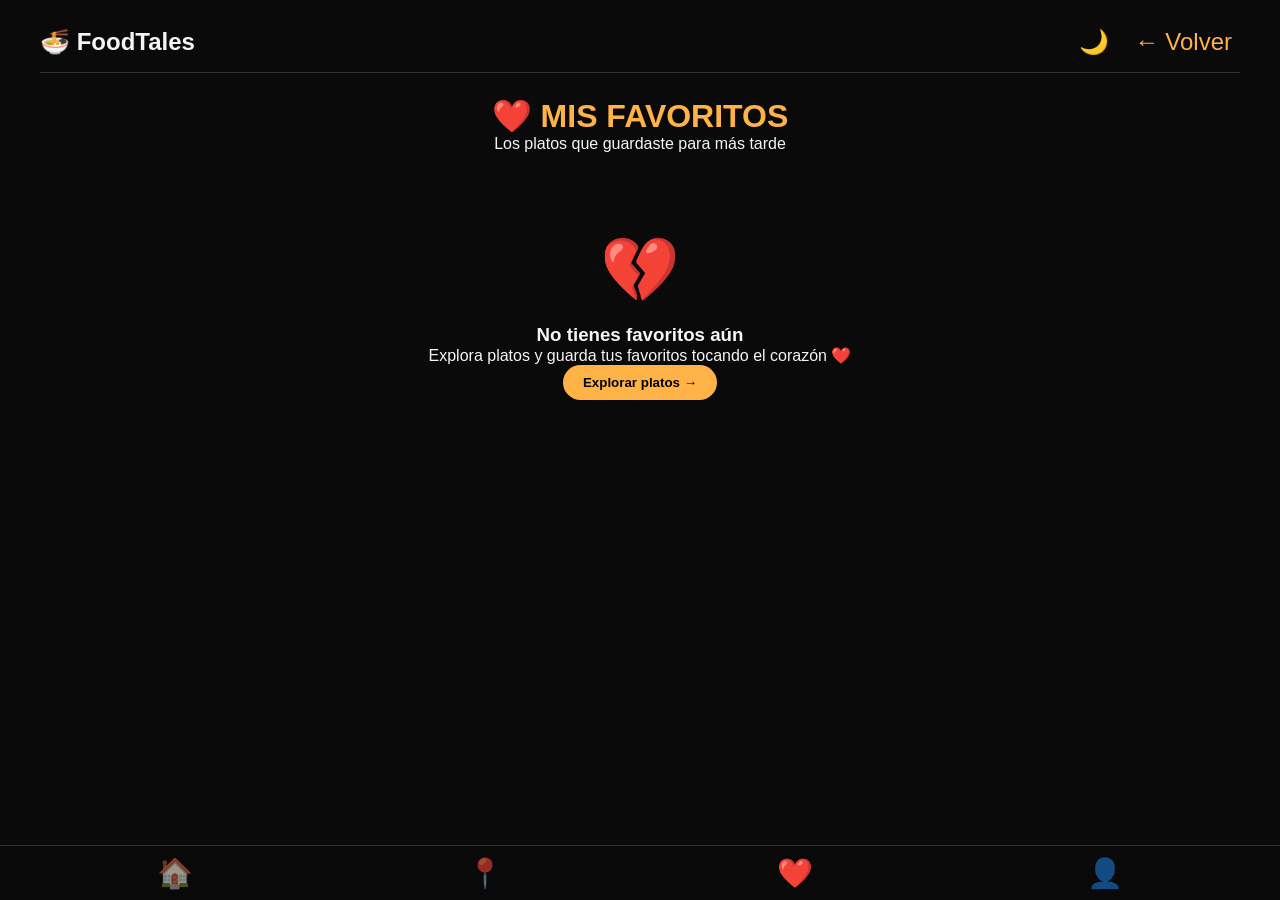
<file: pages/favorites.html>
<!DOCTYPE html>
<html lang="es">
<head>
    <meta charset="UTF-8">
    <meta name="viewport" content="width=device-width, initial-scale=1.0, user-scalable=yes">
    <title>FoodTales - Mis favoritos</title>
    <link rel="stylesheet" href="../css/favorites.css">
</head>
<body class="dark">
    <div class="container">
        <div class="header">
            <div class="logo">
                <h1>🍜 FoodTales</h1>
            </div>
            <div class="action-buttons">
                <button class="theme-toggle" id="themeToggle">🌙</button>
                <button class="back-btn" id="backBtn">← Volver</button>
            </div>
        </div>

        <div class="favorites-header">
            <div class="favorites-title">❤️ MIS FAVORITOS</div>
            <p>Los platos que guardaste para más tarde</p>
        </div>

        <div id="favoritesContent">
            <div style="text-align: center; padding: 3rem;">Cargando...</div>
        </div>
    </div>

    <div class="bottom-nav">
        <button class="nav-item" data-page="home">🏠</button>
        <button class="nav-item" data-page="map">📍</button>
        <button class="nav-item active" data-page="favorites">❤️</button>
        <button class="nav-item" data-page="profile">👤</button>
    </div>

    <script src="../js/data.js"></script>
    <script>
        // ----- TEMA OSCURO/CLARO -----
        const themeToggle = document.getElementById('themeToggle');
        const body = document.body;
        
        function loadTheme() {
            const savedTheme = localStorage.getItem('foodtales_theme');
            if (savedTheme === 'light') {
                body.classList.remove('dark');
                body.classList.add('light');
                themeToggle.textContent = '☀️';
            } else {
                body.classList.remove('light');
                body.classList.add('dark');
                themeToggle.textContent = '🌙';
            }
        }
        
        themeToggle.addEventListener('click', () => {
            if (body.classList.contains('dark')) {
                body.classList.remove('dark');
                body.classList.add('light');
                localStorage.setItem('foodtales_theme', 'light');
                themeToggle.textContent = '☀️';
            } else {
                body.classList.remove('light');
                body.classList.add('dark');
                localStorage.setItem('foodtales_theme', 'dark');
                themeToggle.textContent = '🌙';
            }
        });
        
        loadTheme();
        
        // ----- OBTENER FAVORITOS -----
        const platosData = getPlatos();
        
        function getFavoritosPlatos() {
            const favoritosIds = getFavoritos();
            return platosData.filter(plato => favoritosIds.includes(plato.id));
        }
        
        function verDetalle(id) {
            window.location.href = `dish-detail.html?id=${id}`;
        }
        
        function renderFavoritos() {
            const favoritos = getFavoritosPlatos();
            const container = document.getElementById('favoritesContent');
            
            if (favoritos.length === 0) {
                container.innerHTML = `
                    <div class="empty-state">
                        <div class="emoji">💔</div>
                        <h3>No tienes favoritos aún</h3>
                        <p>Explora platos y guarda tus favoritos tocando el corazón ❤️</p>
                        <button class="btn-primary" onclick="window.location.href='../index.html'">Explorar platos →</button>
                    </div>
                `;
                return;
            }
            
            container.innerHTML = `
                <div class="platos-grid">
                    ${favoritos.map(plato => `
                        <div class="plato-card" data-id="${plato.id}">
                            <img class="plato-img" src="${plato.imagen}" alt="${plato.nombre}" onerror="this.src='https://placehold.co/400x200?text=${plato.nombre}'">
                            <div class="plato-info">
                                <div class="plato-nombre">${plato.nombre}</div>
                                <div class="plato-restaurante">🏠 ${plato.restaurante}</div>
                                <div class="plato-stars">${'⭐'.repeat(Math.floor(plato.estrellas))} ${plato.estrellas}</div>
                                <div class="plato-details">
                                    <span>📏 ${plato.distancia} km (${plato.tiempoCaminando} min)</span>
                                    <span>💰 $${plato.precio.toLocaleString()}</span>
                                </div>
                                <div class="plato-actions">
                                    <button class="favorite-btn" data-id="${plato.id}">❤️</button>
                                    <button class="btn-secondary" onclick="verDetalle('${plato.id}')">Ver más →</button>
                                </div>
                            </div>
                        </div>
                    `).join('')}
                </div>
            `;
            
            // Eventos para quitar favoritos
            document.querySelectorAll('.favorite-btn').forEach(btn => {
                btn.addEventListener('click', (e) => {
                    e.stopPropagation();
                    const id = btn.getAttribute('data-id');
                    removeFavorito(id);
                    renderFavoritos(); // re-renderizar
                });
            });
            
            // Click en toda la tarjeta para ver detalle
            document.querySelectorAll('.plato-card').forEach(card => {
                card.addEventListener('click', (e) => {
                    if (e.target.classList.contains('favorite-btn') || e.target.classList.contains('btn-secondary')) return;
                    const id = card.getAttribute('data-id');
                    if (id) verDetalle(id);
                });
            });
        }
        
        renderFavoritos();
        
        // ----- NAVEGACIÓN -----
        document.getElementById('backBtn').addEventListener('click', () => {
            window.location.href = '../index.html';
        });
        
        document.querySelectorAll('.nav-item').forEach(btn => {
            btn.addEventListener('click', () => {
                const page = btn.getAttribute('data-page');
                if (page === 'home') window.location.href = '../index.html';
else if (page === 'map') window.location.href = 'map.html';
else if (page === 'favorites') window.location.href = 'favorites.html';
else if (page === 'profile') window.location.href = 'perfil.html';
            });
        });
    // ----- TRADUCCIÓN PARA FAVORITOS -----
function translateFavorites() {
    const currentUser = JSON.parse(localStorage.getItem('foodtales_current_user'));
    if (!currentUser) return;
    
    const users = JSON.parse(localStorage.getItem('foodtales_users')) || [];
    const user = users.find(u => u.email === currentUser.email);
    const lang = user?.profileData?.languagePref || 'español';
    
    const texts = {
        español: {
            title: "❤️ MIS FAVORITOS",
            subtitle: "Los platos que guardaste para más tarde",
            emptyTitle: "No tienes favoritos aún",
            emptyText: "Explora platos y guarda tus favoritos tocando el corazón ❤️",
            emptyBtn: "Explorar platos →",
            viewMore: "Ver más →"
        },
        inglés: {
            title: "❤️ MY FAVORITES",
            subtitle: "The dishes you saved for later",
            emptyTitle: "You don't have favorites yet",
            emptyText: "Explore dishes and save your favorites by tapping the heart ❤️",
            emptyBtn: "Explore dishes →",
            viewMore: "View more →"
        }
    };
    
    const t = texts[lang];
    if (!t) return;
    
    // Traducir títulos principales
    const titleEl = document.querySelector('.favorites-title');
    if (titleEl) titleEl.textContent = t.title;
    
    const subtitleEl = document.querySelector('.favorites-header p');
    if (subtitleEl) subtitleEl.textContent = t.subtitle;
    
    // Si está vacío, traducir el mensaje de empty state
    const emptyTitle = document.querySelector('.empty-state h3');
    if (emptyTitle) emptyTitle.textContent = t.emptyTitle;
    
    const emptyText = document.querySelector('.empty-state p');
    if (emptyText) emptyText.textContent = t.emptyText;
    
    const emptyBtn = document.querySelector('.empty-state .btn-primary');
    if (emptyBtn) emptyBtn.textContent = t.emptyBtn;
    
    // Traducir botones "Ver más" de cada tarjeta (si ya hay favoritos)
    const viewButtons = document.querySelectorAll('.btn-secondary');
    viewButtons.forEach(btn => {
        btn.textContent = t.viewMore;
    });
}

// Modificar renderFavoritos para que aplique idioma después de renderizar
const originalRender = renderFavoritos;
renderFavoritos = function() {
    originalRender();
    setTimeout(translateFavorites, 50);
};

// Ejecutar traducción también al cargar por si ya había favoritos
setTimeout(translateFavorites, 100);
    </script>
</body>
</html>
</file>
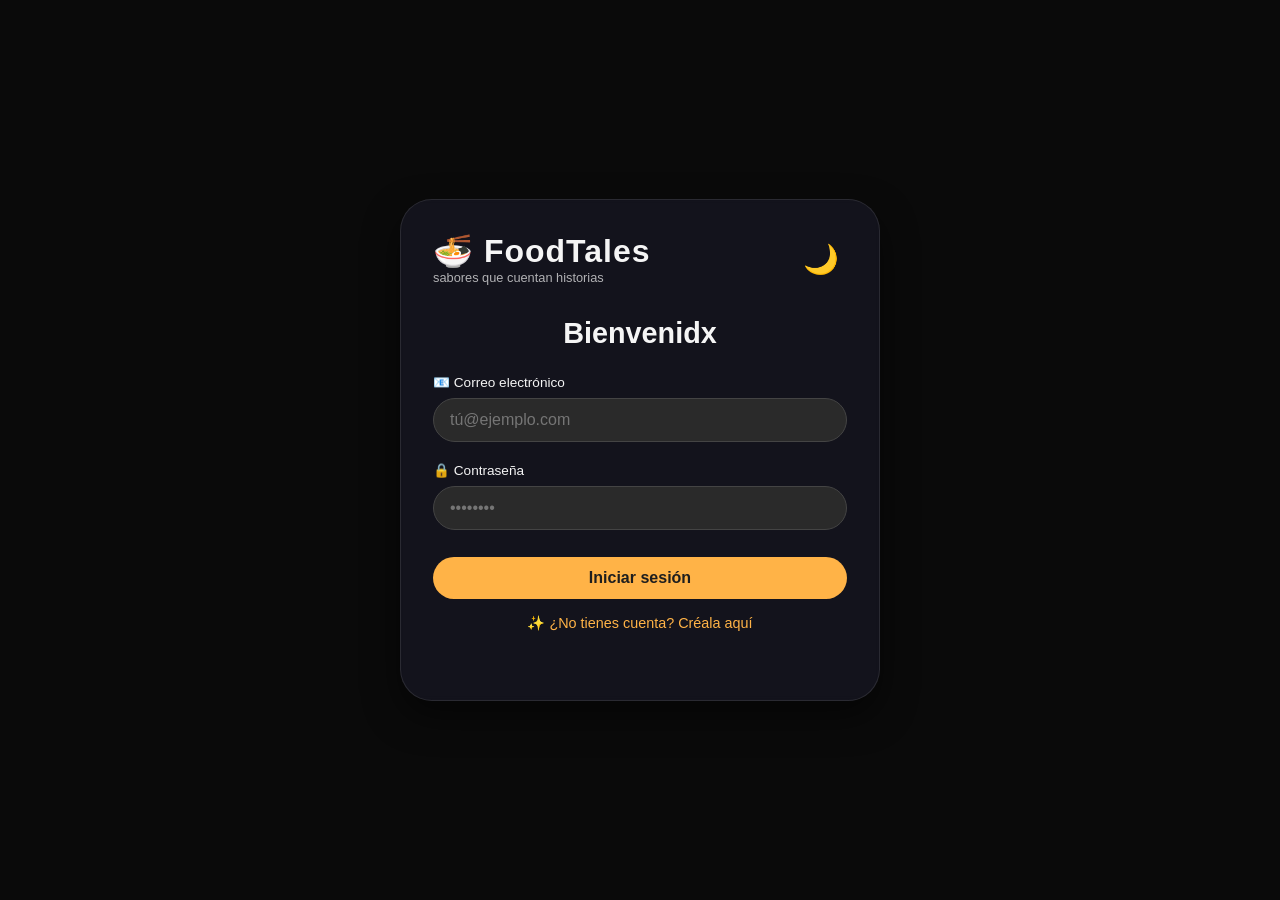
<file: pages/inext.html>
<!DOCTYPE html>
<html lang="es">
<head>
    <meta charset="UTF-8">
    <meta name="viewport" content="width=device-width, initial-scale=1.0, user-scalable=yes">
    <title>FoodTales - Inicio de Sesión</title>
    <link rel="stylesheet" href="../css/inext.css">
</head>
<body class="dark">
    <div class="card">
        <div class="header">
            <div class="logo">
                <h1>🍜 FoodTales</h1>
                <p class="logo-sub">sabores que cuentan historias</p>
            </div>
            <button class="theme-toggle" id="themeToggle">🌙</button>
        </div>

        <!-- Login Form (visible por defecto) -->
        <div id="loginForm">
            <h2 class="form-title" data-i18n="welcome">Bienvenidx</h2>
            <div class="input-group">
                <label data-i18n="email">📧 Correo electrónico</label>
                <input type="email" id="loginEmail" placeholder="tú@ejemplo.com">
            </div>
            <div class="input-group">
                <label data-i18n="password">🔒 Contraseña</label>
                <input type="password" id="loginPassword" placeholder="••••••••">
            </div>
            <button class="btn" id="loginBtn" data-i18n="loginBtn">Iniciar sesión</button>
            <div class="switch-link" id="goToRegister" data-i18n="goToRegister">✨ ¿No tienes cuenta? Créala aquí</div>
            <div id="loginMessage" class="message"></div>
        </div>

        <!-- Register Form (oculto al inicio) -->
        <div id="registerForm" style="display: none;">
            <h2 class="form-title" data-i18n="createAccount">Crear cuenta</h2>
            <div class="input-group">
                <label data-i18n="fullNameReg">🧑‍🍳 Nombre completo</label>
                <input type="text" id="regName" placeholder="Tu nombre">
            </div>
            <div class="input-group">
                <label data-i18n="email">📧 Correo electrónico</label>
                <input type="email" id="regEmail" placeholder="tú@ejemplo.com">
            </div>
            <div class="input-group">
                <label data-i18n="password">🔒 Contraseña</label>
                <input type="password" id="regPassword" placeholder="Mínimo 4 caracteres">
            </div>
            <div class="input-group">
                <label data-i18n="confirmPassword">🔁 Confirmar contraseña</label>
                <input type="password" id="regConfirmPassword" placeholder="Repite la contraseña">
            </div>
            <div class="input-group">
                <label data-i18n="languagePref">🌍 Idioma preferido</label>
                <select id="regLanguage">
                    <option value="español">Español</option>
                    <option value="inglés">English</option>
                </select>
            </div>
            <button class="btn" id="registerBtn" data-i18n="registerBtn">Registrarme</button>
            <div class="switch-link" id="goToLogin" data-i18n="goToLogin">⬅️ Ya tengo cuenta, iniciar sesión</div>
            <div id="registerMessage" class="message"></div>
        </div>
    </div>

    <script>
        // ----- DICCIONARIO DE TRADUCCIONES PARA LOGIN -----
        const translations = {
            español: {
                welcome: "Bienvenidx",
                email: "📧 Correo electrónico",
                password: "🔒 Contraseña",
                loginBtn: "Iniciar sesión",
                goToRegister: "✨ ¿No tienes cuenta? Créala aquí",
                createAccount: "Crear cuenta",
                fullNameReg: "🧑‍🍳 Nombre completo",
                confirmPassword: "🔁 Confirmar contraseña",
                languagePref: "🌍 Idioma preferido",
                registerBtn: "Registrarme",
                goToLogin: "⬅️ Ya tengo cuenta, iniciar sesión",
                logoSub: "sabores que cuentan historias",
                emailPlaceholder: "tú@ejemplo.com",
                namePlaceholder: "Tu nombre",
                passwordPlaceholder: "Mínimo 4 caracteres",
                confirmPlaceholder: "Repite la contraseña"
            },
            inglés: {
                welcome: "Welcome",
                email: "📧 Email",
                password: "🔒 Password",
                loginBtn: "Log in",
                goToRegister: "✨ Don't have an account? Create one",
                createAccount: "Create account",
                fullNameReg: "🧑‍🍳 Full name",
                confirmPassword: "🔁 Confirm password",
                languagePref: "🌍 Preferred language",
                registerBtn: "Sign up",
                goToLogin: "⬅️ Already have an account? Log in",
                logoSub: "flavors that tell stories",
                emailPlaceholder: "you@example.com",
                namePlaceholder: "Your name",
                passwordPlaceholder: "Minimum 4 characters",
                confirmPlaceholder: "Repeat password"
            }
        };

        let currentLanguage = "español";

        function applyLoginLanguage(lang) {
            currentLanguage = lang;
            const t = translations[lang];
            if (!t) return;
            
            document.querySelectorAll('[data-i18n]').forEach(el => {
                const key = el.getAttribute('data-i18n');
                if (t[key]) {
                    if (el.tagName === 'INPUT' || el.tagName === 'TEXTAREA') {
                        // No aplicamos placeholder aquí porque son específicos
                    } else if (el.tagName === 'BUTTON') {
                        el.innerHTML = t[key];
                    } else if (el.tagName === 'LABEL') {
                        el.innerHTML = t[key];
                    } else if (el.tagName === 'H2') {
                        el.innerHTML = t[key];
                    } else if (el.classList.contains('switch-link')) {
                        el.innerHTML = t[key];
                    } else {
                        el.innerHTML = t[key];
                    }
                }
            });
            
            // Placeholders específicos
            const loginEmail = document.getElementById('loginEmail');
            if (loginEmail) loginEmail.placeholder = t.emailPlaceholder;
            
            const regEmail = document.getElementById('regEmail');
            if (regEmail) regEmail.placeholder = t.emailPlaceholder;
            
            const regName = document.getElementById('regName');
            if (regName) regName.placeholder = t.namePlaceholder;
            
            const regPassword = document.getElementById('regPassword');
            if (regPassword) regPassword.placeholder = t.passwordPlaceholder;
            
            const regConfirm = document.getElementById('regConfirmPassword');
            if (regConfirm) regConfirm.placeholder = t.confirmPlaceholder;
            
            const loginPassword = document.getElementById('loginPassword');
            if (loginPassword) loginPassword.placeholder = "••••••••";
            
            const logoSub = document.querySelector('.logo-sub');
            if (logoSub) logoSub.textContent = t.logoSub;
        }

        // ----- TEMA OSCURO/CLARO -----
        const themeToggle = document.getElementById('themeToggle');
        const body = document.body;

        function loadTheme() {
            const savedTheme = localStorage.getItem('foodtales_theme');
            if (savedTheme === 'light') {
                body.classList.remove('dark');
                body.classList.add('light');
                themeToggle.textContent = '☀️';
            } else {
                body.classList.remove('light');
                body.classList.add('dark');
                themeToggle.textContent = '🌙';
            }
        }

        themeToggle.addEventListener('click', () => {
            if (body.classList.contains('dark')) {
                body.classList.remove('dark');
                body.classList.add('light');
                localStorage.setItem('foodtales_theme', 'light');
                themeToggle.textContent = '☀️';
            } else {
                body.classList.remove('light');
                body.classList.add('dark');
                localStorage.setItem('foodtales_theme', 'dark');
                themeToggle.textContent = '🌙';
            }
        });

        loadTheme();

        // ----- ALTERNAR FORMULARIOS -----
        const loginDiv = document.getElementById('loginForm');
        const registerDiv = document.getElementById('registerForm');
        const goToRegisterBtn = document.getElementById('goToRegister');
        const goToLoginBtn = document.getElementById('goToLogin');

        goToRegisterBtn.addEventListener('click', () => {
            loginDiv.style.display = 'none';
            registerDiv.style.display = 'block';
            clearMessages();
        });

        goToLoginBtn.addEventListener('click', () => {
            registerDiv.style.display = 'none';
            loginDiv.style.display = 'block';
            clearMessages();
        });

        function clearMessages() {
            document.getElementById('loginMessage').innerHTML = '';
            document.getElementById('registerMessage').innerHTML = '';
        }

        function showMessage(elementId, text, type, lang) {
            const msgDiv = document.getElementById(elementId);
            msgDiv.innerHTML = text;
            msgDiv.className = `message ${type}`;
            setTimeout(() => {
                if (msgDiv.innerHTML === text) msgDiv.innerHTML = '';
            }, 3000);
        }

        // ----- VALIDACIONES -----
        function validateEmail(email) {
            return /^[^\s@]+@([^\s@]+\.)+[^\s@]+$/.test(email);
        }

        function saveUser(userData) {
            let users = JSON.parse(localStorage.getItem('foodtales_users')) || [];
            const exists = users.some(u => u.email === userData.email);
            if (exists) return false;
            users.push(userData);
            localStorage.setItem('foodtales_users', JSON.stringify(users));
            return true;
        }

        function findUserByEmail(email, password) {
            const users = JSON.parse(localStorage.getItem('foodtales_users')) || [];
            return users.find(u => u.email === email && u.password === password);
        }

        // Cargar idioma del usuario actual si existe sesión previa
        function loadUserLanguageFromSession() {
            const currentUser = JSON.parse(localStorage.getItem('foodtales_current_user'));
            if (currentUser && currentUser.email) {
                const users = JSON.parse(localStorage.getItem('foodtales_users')) || [];
                const user = users.find(u => u.email === currentUser.email);
                if (user && user.language) {
                    if (user.language === 'inglés') {
                        applyLoginLanguage('inglés');
                    } else {
                        applyLoginLanguage('español');
                    }
                    return;
                }
            }
            // Si no hay sesión, usar español por defecto
            applyLoginLanguage('español');
        }

        // Registrar
        document.getElementById('registerBtn').addEventListener('click', () => {
            const name = document.getElementById('regName').value.trim();
            const email = document.getElementById('regEmail').value.trim();
            const password = document.getElementById('regPassword').value;
            const confirm = document.getElementById('regConfirmPassword').value;
            const language = document.getElementById('regLanguage').value;

            if (!name || !email || !password || !confirm) {
                const msg = currentLanguage === 'español' ? '❌ Todos los campos son obligatorios' : '❌ All fields are required';
                showMessage('registerMessage', msg, 'error', currentLanguage);
                return;
            }
            if (!validateEmail(email)) {
                const msg = currentLanguage === 'español' ? '❌ Correo inválido' : '❌ Invalid email';
                showMessage('registerMessage', msg, 'error', currentLanguage);
                return;
            }
            if (password.length < 4) {
                const msg = currentLanguage === 'español' ? '❌ La contraseña debe tener al menos 4 caracteres' : '❌ Password must be at least 4 characters';
                showMessage('registerMessage', msg, 'error', currentLanguage);
                return;
            }
            if (password !== confirm) {
                const msg = currentLanguage === 'español' ? '❌ Las contraseñas no coinciden' : '❌ Passwords do not match';
                showMessage('registerMessage', msg, 'error', currentLanguage);
                return;
            }

            const newUser = {
                name: name,
                email: email,
                password: password,
                language: language,
                createdAt: new Date().toISOString(),
                profileCompleted: false
            };

            const saved = saveUser(newUser);
            if (!saved) {
                const msg = currentLanguage === 'español' ? '⚠️ Este correo ya está registrado' : '⚠️ This email is already registered';
                showMessage('registerMessage', msg, 'error', currentLanguage);
                return;
            }

            localStorage.setItem('foodtales_current_user', JSON.stringify({ email: email, name: name }));
            
            const successMsg = currentLanguage === 'español' ? '✅ Cuenta creada. Redirigiendo a editar perfil...' : '✅ Account created. Redirecting to edit profile...';
            showMessage('registerMessage', successMsg, 'success', currentLanguage);
            setTimeout(() => {
                window.location.href = 'perfil.html';
            }, 1500);
        });

        // Login - Redirige a pag_inicial.html
        document.getElementById('loginBtn').addEventListener('click', () => {
            const email = document.getElementById('loginEmail').value.trim();
            const password = document.getElementById('loginPassword').value;

            if (!email || !password) {
                const msg = currentLanguage === 'español' ? '❌ Completa todos los campos' : '❌ Complete all fields';
                showMessage('loginMessage', msg, 'error', currentLanguage);
                return;
            }

            const user = findUserByEmail(email, password);
            if (!user) {
                const msg = currentLanguage === 'español' ? '❌ Correo o contraseña incorrectos' : '❌ Incorrect email or password';
                showMessage('loginMessage', msg, 'error', currentLanguage);
                return;
            }

            localStorage.setItem('foodtales_current_user', JSON.stringify({ email: user.email, name: user.name }));
            
            const successMsg = currentLanguage === 'español' ? '✅ Ingresando...' : '✅ Logging in...';
            showMessage('loginMessage', successMsg, 'success', currentLanguage);
            
            setTimeout(() => {
                window.location.href = 'index.html';
            }, 1000);
        });

        // Inicializar idioma (sin redirección automática)
        loadUserLanguageFromSession();
        
       
    </script>
</body>
</html>
</file>
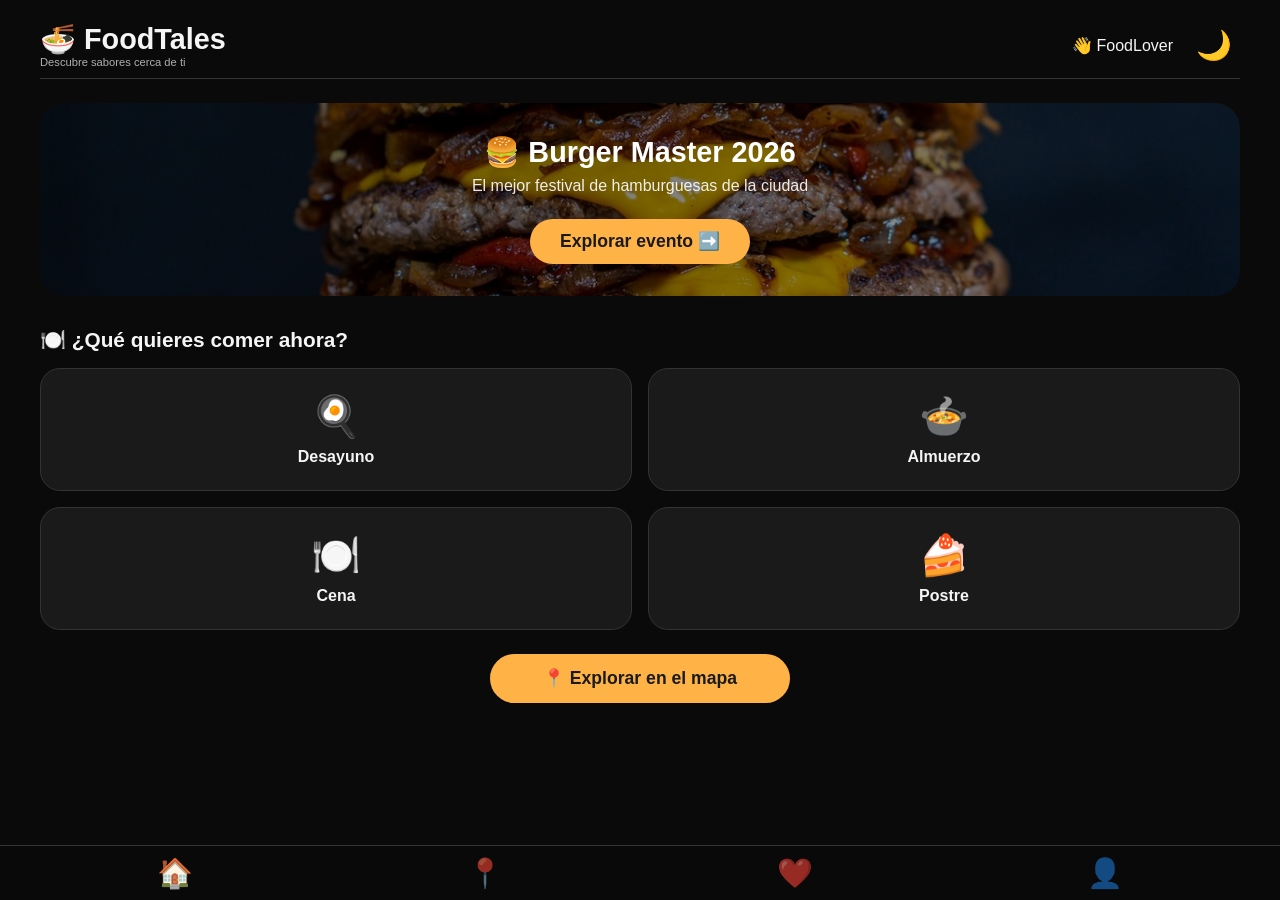
<file: pages/pag_inicial.html>
<!DOCTYPE html>
<html lang="es">
<head>
    <meta charset="UTF-8">
    <meta name="viewport" content="width=device-width, initial-scale=1.0, user-scalable=yes">
    <title>FoodTales - Inicio</title>
    <link rel="stylesheet" href="../css/home.css">
    <link rel="stylesheet" href="../css/pag_inicial.css">
</head>
<body class="dark">
    <div class="container">
        <div class="header">
            <div class="logo">
                <h1>🍜 FoodTales</h1>
                <p>Descubre sabores cerca de ti</p>
            </div>
            <div class="user-info">
                <span id="userNameDisplay"></span>
                <button class="theme-toggle" id="themeToggle">🌙</button>
            </div>
        </div>

        <!-- Evento Burger Master 2026 -->
        <div class="event-card">
            <div class="event-title">🍔 Burger Master 2026</div>
            <div class="event-subtitle">El mejor festival de hamburguesas de la ciudad</div>
            <button class="event-btn" id="exploreEventBtn">Explorar evento ➡️</button>
        </div>

        <!-- Título sección -->
        <div class="section-title">🍽️ ¿Qué quieres comer ahora?</div>

        <!-- Grid de categorías -->
        <div class="categories-grid">
            <div class="category-card" data-category="desayuno">
                <div class="category-icon">🍳</div>
                <div class="category-name">Desayuno</div>
            </div>
            <div class="category-card" data-category="almuerzo">
                <div class="category-icon">🍲</div>
                <div class="category-name">Almuerzo</div>
            </div>
            <div class="category-card" data-category="cena">
                <div class="category-icon">🍽️</div>
                <div class="category-name">Cena</div>
            </div>
            <div class="category-card" data-category="postre">
                <div class="category-icon">🍰</div>
                <div class="category-name">Postre</div>
            </div>
        </div>

        <!-- Botón explorar en el mapa -->
        <div class="map-btn-container">
            <button class="map-btn" id="exploreMapBtn">📍 Explorar en el mapa</button>
        </div>
    </div>

    <!-- Bottom navigation -->
    <div class="bottom-nav">
        <button class="nav-item active" data-page="home">🏠</button>
        <button class="nav-item" data-page="map">📍</button>
        <button class="nav-item" data-page="favorites">❤️</button>
        <button class="nav-item" data-page="profile">👤</button>
    </div>

    <script src="../js/data.js"></script>
    <script>
        // ----- TEMA OSCURO/CLARO -----
        const themeToggle = document.getElementById('themeToggle');
        const body = document.body;
        
        function loadTheme() {
            const savedTheme = localStorage.getItem('foodtales_theme');
            if (savedTheme === 'light') {
                body.classList.remove('dark');
                body.classList.add('light');
                themeToggle.textContent = '☀️';
            } else {
                body.classList.remove('light');
                body.classList.add('dark');
                themeToggle.textContent = '🌙';
            }
        }
        
        themeToggle.addEventListener('click', () => {
            if (body.classList.contains('dark')) {
                body.classList.remove('dark');
                body.classList.add('light');
                localStorage.setItem('foodtales_theme', 'light');
                themeToggle.textContent = '☀️';
            } else {
                body.classList.remove('light');
                body.classList.add('dark');
                localStorage.setItem('foodtales_theme', 'dark');
                themeToggle.textContent = '🌙';
            }
        });
        
        loadTheme();
        
        // ----- MOSTRAR NOMBRE DEL USUARIO -----
        function loadUserName() {
            const currentUser = JSON.parse(localStorage.getItem('foodtales_current_user'));
            if (currentUser && currentUser.name) {
                document.getElementById('userNameDisplay').textContent = `👋 ${currentUser.name.split(' ')[0]}`;
            } else {
                document.getElementById('userNameDisplay').textContent = `👋 FoodLover`;
            }
        }
        loadUserName();
        
        // ----- EVENTOS -----
        document.getElementById('exploreEventBtn').addEventListener('click', () => {
            window.location.href = 'evento.html';
        });
        
        document.getElementById('exploreMapBtn').addEventListener('click', () => {
            window.location.href = 'map.html';
        });
        
        // ----- CATEGORÍAS SELECCIONABLES -----
        let selectedCategory = null;
        
        document.querySelectorAll('.category-card').forEach(card => {
            card.addEventListener('click', () => {
                const category = card.getAttribute('data-category');
                
                // Remover clase selected de todas las categorías
                document.querySelectorAll('.category-card').forEach(c => {
                    c.classList.remove('selected');
                });
                
                // Agregar clase selected a la categoría clickeada
                card.classList.add('selected');
                selectedCategory = category;
                
                // Mostrar feedback visual
                console.log(`🍽️ Categoría seleccionada: ${category}`);
                
                // Aquí puedes agregar la lógica para mostrar platos de esa categoría
                // mostrarPlatosPorCategoria(category);
            });
        });
        
        // ----- NAVEGACIÓN UNIFICADA -----
        document.querySelectorAll('.nav-item').forEach(btn => {
            btn.addEventListener('click', () => {
                const page = btn.getAttribute('data-page');
                if (page === 'home') window.location.href = 'pag_inicial.html';
                else if (page === 'map') window.location.href = 'map.html';
                else if (page === 'favorites') window.location.href = 'favorites.html';
                else if (page === 'profile') window.location.href = 'perfil.html';
            });
        });
        // ----- CARGAR IDIOMA GUARDADO -----
function loadUserLanguage() {
    const currentUser = JSON.parse(localStorage.getItem('foodtales_current_user'));
    if (!currentUser) return;
    
    const users = JSON.parse(localStorage.getItem('foodtales_users')) || [];
    const user = users.find(u => u.email === currentUser.email);
    
    if (user && user.profileData && user.profileData.languagePref) {
        const lang = user.profileData.languagePref;
        if (lang === 'inglés') {
            applyLanguageHome('inglés');
        } else {
            applyLanguageHome('español');
        }
    }
}

// Diccionario básico para el home
function applyLanguageHome(lang) {
    const texts = {
        español: {
            subtitle: "Descubre sabores cerca de ti",
            sectionTitle: "🍽️ ¿Qué quieres comer ahora?",
            categories: ["Desayuno", "Almuerzo", "Cena", "Postre"],
            eventTitle: "🍔 Burger Master 2026",
            eventSubtitle: "El mejor festival de hamburguesas de la ciudad",
            eventBtn: "Explorar evento ➡️",
            mapBtn: "📍 Explorar en el mapa"
        },
        inglés: {
            subtitle: "Discover flavors near you",
            sectionTitle: "🍽️ What do you want to eat now?",
            categories: ["Breakfast", "Lunch", "Dinner", "Dessert"],
            eventTitle: "🍔 Burger Master 2026",
            eventSubtitle: "The best burger festival in the city",
            eventBtn: "Explore event ➡️",
            mapBtn: "📍 Explore on the map"
        }
    };
    
    const t = texts[lang];
    if (!t) return;
    
    document.querySelector('.logo p').textContent = t.subtitle;
    document.querySelector('.section-title').textContent = t.sectionTitle;
    document.querySelector('.event-title').textContent = t.eventTitle;
    document.querySelector('.event-subtitle').textContent = t.eventSubtitle;
    document.querySelector('.event-btn').textContent = t.eventBtn;
    document.querySelector('.map-btn').textContent = t.mapBtn;
    
    const categories = document.querySelectorAll('.category-name');
    categories.forEach((cat, idx) => {
        if (t.categories[idx]) cat.textContent = t.categories[idx];
    });
}

// Llamar la función al cargar
loadUserLanguage();
    </script>
</body>
</html>
</file>
<file: css/home.css>
/* Styles extracted from pages/home.html */
* {
    margin: 0;
    padding: 0;
    box-sizing: border-box;
    transition: all 0.2s ease;
}

body {
    font-family: 'Segoe UI', Roboto, Helvetica, Arial, sans-serif;
    min-height: 100vh;
    padding: 20px;
    padding-bottom: 80px;
}

body.dark {
    background-color: #0a0a0a;
    color: #f5f5f5;
}

body.light {
    background-color: #f5f5f0;
    color: #1a1a1a;
}

.container {
    max-width: 1200px;
    margin: 0 auto;
}

/* Header */
.header {
    display: flex;
    justify-content: space-between;
    align-items: center;
    margin-bottom: 1.5rem;
    flex-wrap: wrap;
    padding-bottom: 0.5rem;
    border-bottom: 1px solid;
}

body.dark .header {
    border-bottom-color: #333;
}

body.light .header {
    border-bottom-color: #ddd;
}

.logo h1 {
    font-size: 1.8rem;
}

.logo p {
    font-size: 0.7rem;
    opacity: 0.7;
}

.theme-toggle, .nav-icon {
    background: none;
    border: none;
    font-size: 1.8rem;
    cursor: pointer;
    padding: 8px;
    border-radius: 50%;
}

body.dark .theme-toggle, body.dark .nav-icon {
    color: #f5c542;
}

body.light .theme-toggle, body.light .nav-icon {
    color: #ff8c42;
}

.user-info {
    display: flex;
    align-items: center;
    gap: 15px;
}

/* Filtros */
.filters-section {
    background: rgba(255, 180, 71, 0.1);
    border-radius: 20px;
    padding: 1rem;
    margin-bottom: 1.5rem;
}

.filters-title {
    margin-bottom: 1rem;
    font-size: 1.1rem;
}

.filters-grid {
    display: grid;
    grid-template-columns: repeat(auto-fit, minmax(200px, 1fr));
    gap: 1rem;
}

.filter-group {
    display: flex;
    flex-direction: column;
    gap: 5px;
}

.filter-group label {
    font-size: 0.8rem;
    font-weight: bold;
}

.filter-group input, .filter-group select {
    padding: 8px 12px;
    border-radius: 25px;
    font-family: inherit;
}

body.dark .filter-group input,
body.dark .filter-group select {
    background: #2a2a2a;
    border: 1px solid #444;
    color: white;
}

body.light .filter-group input,
body.light .filter-group select {
    background: white;
    border: 1px solid #ccc;
    color: #1a1a1a;
}

.sabor-slider {
    display: flex;
    justify-content: space-between;
    font-size: 0.7rem;
}

/* Botones */
.btn-primary {
    background-color: #ffb347;
    border: none;
    padding: 10px 20px;
    border-radius: 30px;
    cursor: pointer;
    font-weight: bold;
    font-family: inherit;
}

.btn-primary:hover {
    background-color: #ffa01e;
    transform: scale(1.02);
}

.btn-secondary {
    background: none;
    border: 2px solid #ffb347;
    color: #ffb347;
    padding: 8px 16px;
    border-radius: 30px;
    cursor: pointer;
    font-weight: bold;
}

/* Reemplaza el .compare-bar y .bottom-nav existente con esto: */

.compare-bar {
    position: fixed;
    bottom: 70px;
    left: 50%;
    transform: translateX(-50%) translateY(100%);
    background: #ffb347;
    color: #1e1e1e;
    padding: 10px 20px;
    border-radius: 40px;
    text-align: center;
    transition: transform 0.3s;
    z-index: 100;
    white-space: nowrap;
    font-size: 0.9rem;
    box-shadow: 0 4px 12px rgba(0,0,0,0.2);
}

.compare-bar.show {
    transform: translateX(-50%) translateY(0);
}

.compare-bar button {
    background: #1e1e1e;
    color: #ffb347;
    border: none;
    padding: 4px 12px;
    border-radius: 25px;
    margin-left: 8px;
    cursor: pointer;
}

.bottom-nav {
    position: fixed;
    bottom: 0;
    left: 0;
    right: 0;
    display: flex;
    justify-content: space-around;
    align-items: center;
    padding: 10px 20px;
    backdrop-filter: blur(10px);
    border-top: 1px solid;
    z-index: 90;
}

/* Responsive para móvil */
@media (max-width: 600px) {
    .compare-bar {
        bottom: 60px;
        font-size: 0.75rem;
        padding: 6px 12px;
        white-space: normal;
        width: 90%;
        text-align: center;
    }
}

/* Grid de platos */
.platos-grid {
    display: grid;
    grid-template-columns: repeat(auto-fill, minmax(300px, 1fr));
    gap: 1.5rem;
    margin-top: 1rem;
}

.plato-card {
    border-radius: 20px;
    overflow: hidden;
    cursor: pointer;
    transition: transform 0.2s;
}

body.dark .plato-card {
    background: #1a1a1a;
    border: 1px solid #333;
}

body.light .plato-card {
    background: white;
    border: 1px solid #ddd;
    box-shadow: 0 2px 8px rgba(0,0,0,0.1);
}

.plato-card:hover {
    transform: translateY(-5px);
}

.plato-img {
    width: 100%;
    height: 180px;
    object-fit: cover;
}

.plato-info {
    padding: 1rem;
}

.plato-nombre {
    font-size: 1.2rem;
    font-weight: bold;
    margin-bottom: 0.3rem;
}

.plato-restaurante {
    font-size: 0.8rem;
    opacity: 0.7;
    margin-bottom: 0.5rem;
}

.plato-stars {
    color: #ffb347;
    margin-bottom: 0.5rem;
}

.plato-details {
    display: flex;
    justify-content: space-between;
    font-size: 0.8rem;
    margin-bottom: 0.8rem;
}

.plato-actions {
    display: flex;
    gap: 8px;
}

.compare-checkbox {
    margin-right: 8px;
    transform: scale(1.2);
    cursor: pointer;
}

.favorite-btn {
    background: none;
    border: none;
    font-size: 1.3rem;
    cursor: pointer;
}

/* Bottom nav */
.bottom-nav {
    position: fixed;
    bottom: 0;
    left: 0;
    right: 0;
    display: flex;
    justify-content: space-around;
    align-items: center;
    padding: 10px 20px;
    backdrop-filter: blur(10px);
    border-top: 1px solid;
}

body.dark .bottom-nav {
    background-color: rgba(10, 10, 10, 0.95);
    border-top-color: #333;
}

body.light .bottom-nav {
    background-color: rgba(245, 245, 240, 0.95);
    border-top-color: #ddd;
}

.nav-item {
    font-size: 1.8rem;
    background: none;
    border: none;
    cursor: pointer;
    opacity: 0.6;
}

body.dark .nav-item {
    color: white;
}

body.light .nav-item {
    color: #1a1a1a;
}

.nav-item.active {
    opacity: 1;
    color: #ffb347;
}

.no-results {
    text-align: center;
    padding: 3rem;
    font-size: 1.2rem;
}

@media (max-width: 700px) {
    .platos-grid {
        grid-template-columns: 1fr;
    }
}
</file>
<file: css/pag_inicial.css>
/* Styles for pag_inicial.html */

/* Event Card con imagen de fondo */
.event-card {
    background: linear-gradient(135deg, rgba(0,0,0,0.6) 0%, rgba(0,0,0,0.4) 100%), url('../assets/images/hamburguesa.jpg');
    background-size: cover;
    background-position: center;
    border-radius: 25px;
    padding: 2rem;
    margin-bottom: 2rem;
    text-align: center;
    color: white;
}

.event-title {
    font-size: 1.8rem;
    font-weight: bold;
    margin-bottom: 0.5rem;
    color: white;
}

.event-subtitle {
    font-size: 1rem;
    opacity: 0.9;
    margin-bottom: 1.5rem;
    color: white;
}

.event-btn {
    background: #ffb347;
    color: #1a1a1a;
    border: none;
    padding: 12px 30px;
    border-radius: 40px;
    font-size: 1.1rem;
    font-weight: bold;
    cursor: pointer;
    transition: transform 0.2s;
}

body.light .event-btn {
    background: #ffb347;
    color: #1a1a1a;
}

.event-btn:hover {
    transform: scale(1.05);
}

.section-title {
    font-size: 1.3rem;
    margin-bottom: 1rem;
    font-weight: bold;
}

.categories-grid {
    display: grid;
    grid-template-columns: repeat(2, 1fr);
    gap: 1rem;
    margin-bottom: 1.5rem;
}

.category-card {
    border-radius: 20px;
    padding: 1.5rem;
    text-align: center;
    cursor: pointer;
    transition: all 0.2s ease;
}

body.dark .category-card {
    background: #1a1a1a;
    border: 1px solid #333;
}

body.light .category-card {
    background: white;
    border: 1px solid #ddd;
    box-shadow: 0 2px 8px rgba(0,0,0,0.05);
}

/* Borde naranja al hacer hover */
.category-card:hover {
    transform: translateY(-5px);
    border: 2px solid #ffb347;
}

/* Categoría seleccionada */
.category-card.selected {
    border: 2px solid #ffb347;
    background: rgba(255, 180, 71, 0.2);
    transform: scale(1.02);
}

body.dark .category-card.selected {
    background: rgba(255, 180, 71, 0.15);
    border: 2px solid #ffb347;
    box-shadow: 0 0 15px rgba(255, 180, 71, 0.3);
}

body.light .category-card.selected {
    background: rgba(255, 180, 71, 0.1);
    border: 2px solid #ffb347;
    box-shadow: 0 0 10px rgba(255, 180, 71, 0.2);
}

.category-card.selected .category-icon {
    transform: scale(1.1);
}

.category-card.selected .category-name {
    color: #ffb347;
}

.category-icon {
    font-size: 2.5rem;
    margin-bottom: 0.5rem;
    transition: transform 0.2s;
}

.category-name {
    font-size: 1rem;
    font-weight: bold;
    transition: color 0.2s;
}

.map-btn-container {
    text-align: center;
    margin-top: 1rem;
    margin-bottom: 2rem;
}

.map-btn {
    background: #ffb347;
    color: #1a1a1a;
    border: none;
    padding: 14px 35px;
    border-radius: 40px;
    font-size: 1.1rem;
    font-weight: bold;
    cursor: pointer;
    transition: transform 0.2s;
    width: 100%;
    max-width: 300px;
}

.map-btn:hover {
    transform: scale(1.02);
    background: #ffa01e;
}

@media (max-width: 600px) {
    .event-card {
        padding: 1.5rem;
    }
    .event-title {
        font-size: 1.4rem;
    }
    .category-card {
        padding: 1rem;
    }
    .category-icon {
        font-size: 2rem;
    }
    .section-title {
        font-size: 1.1rem;
    }
}
</file>
<file: css/compare.css>
/* Styles extracted from pages/compare.html */
* {
    margin: 0;
    padding: 0;
    box-sizing: border-box;
    transition: background-color 0.3s ease, color 0.3s ease;
}

body {
    font-family: 'Segoe UI', Roboto, Helvetica, Arial, sans-serif;
    min-height: 100vh;
    padding: 20px;
    padding-bottom: 80px;
}

body.dark {
    background-color: #0a0a0a;
    color: #f5f5f5;
}

body.light {
    background-color: #f5f5f0;
    color: #1a1a1a;
}

.container {
    max-width: 1200px;
    margin: 0 auto;
}

/* Header */
.header {
    display: flex;
    justify-content: space-between;
    align-items: center;
    margin-bottom: 1.5rem;
    flex-wrap: wrap;
    padding-bottom: 0.5rem;
    border-bottom: 1px solid;
}

body.dark .header {
    border-bottom-color: #333;
}

body.light .header {
    border-bottom-color: #ddd;
}

.logo h1 {
    font-size: 1.5rem;
}

.back-btn, .theme-toggle {
    background: none;
    border: none;
    font-size: 1.5rem;
    cursor: pointer;
    padding: 8px;
    border-radius: 50%;
}

body.dark .back-btn, body.dark .theme-toggle {
    color: #ffb347;
}

body.light .back-btn, body.light .theme-toggle {
    color: #e07c1f;
}

.action-buttons {
    display: flex;
    gap: 10px;
}

/* VS título */
.vs-header {
    text-align: center;
    margin: 1rem 0;
}

.vs-title {
    font-size: 2rem;
    font-weight: bold;
    background: linear-gradient(45deg, #ffb347, #ff6b35);
    -webkit-background-clip: text;
    background-clip: text;
    color: transparent;
}

/* Grid de comparación */
.compare-grid {
    display: grid;
    grid-template-columns: 1fr auto 1fr;
    gap: 1rem;
}

.dish-card {
    border-radius: 24px;
    overflow: hidden;
}

body.dark .dish-card {
    background: #1a1a1a;
    border: 1px solid #333;
}

body.light .dish-card {
    background: white;
    border: 1px solid #ddd;
    box-shadow: 0 4px 12px rgba(0,0,0,0.1);
}

.dish-img {
    width: 100%;
    height: 200px;
    object-fit: cover;
}

.dish-info {
    padding: 1rem;
}

.dish-name {
    font-size: 1.4rem;
    font-weight: bold;
    margin-bottom: 0.3rem;
}

.dish-restaurant {
    font-size: 0.85rem;
    opacity: 0.7;
    margin-bottom: 1rem;
}

.compare-table {
    width: 100%;
    margin-top: 1rem;
}

.compare-row {
    padding: 12px 0;
    border-top: 1px solid;
    display: flex;
    justify-content: space-between;
}

body.dark .compare-row {
    border-top-color: #333;
}

body.light .compare-row {
    border-top-color: #eee;
}

.compare-label {
    font-weight: bold;
    font-size: 0.85rem;
}

.winner-badge {
    background-color: #ffb347;
    color: #1e1e1e;
    font-size: 0.7rem;
    padding: 2px 8px;
    border-radius: 20px;
    margin-left: 8px;
    font-weight: bold;
}

.vs-center {
    display: flex;
    align-items: center;
    justify-content: center;
    font-size: 2.5rem;
    font-weight: bold;
    color: #ffb347;
}

.btn-view {
    background-color: #ffb347;
    border: none;
    padding: 10px;
    border-radius: 30px;
    cursor: pointer;
    font-weight: bold;
    width: 100%;
    margin-top: 1rem;
    font-family: inherit;
}

.btn-view:hover {
    background-color: #ffa01e;
    transform: scale(1.02);
}

.no-compare {
    text-align: center;
    padding: 3rem;
}

.btn-primary {
    background-color: #ffb347;
    border: none;
    padding: 10px 25px;
    border-radius: 30px;
    cursor: pointer;
    font-weight: bold;
    margin-top: 1rem;
}

/* Bottom nav */
.bottom-nav {
    position: fixed;
    bottom: 0;
    left: 0;
    right: 0;
    display: flex;
    justify-content: space-around;
    align-items: center;
    padding: 10px 20px;
    backdrop-filter: blur(10px);
    border-top: 1px solid;
    z-index: 90;
}

body.dark .bottom-nav {
    background-color: rgba(10, 10, 10, 0.95);
    border-top-color: #333;
}

body.light .bottom-nav {
    background-color: rgba(245, 245, 240, 0.95);
    border-top-color: #ddd;
}

.nav-item {
    font-size: 1.8rem;
    background: none;
    border: none;
    cursor: pointer;
    opacity: 0.6;
}

body.dark .nav-item {
    color: white;
}

body.light .nav-item {
    color: #1a1a1a;
}

.nav-item.active {
    opacity: 1;
    color: #ffb347;
}

@media (max-width: 700px) {
    .compare-grid {
        grid-template-columns: 1fr;
        gap: 2rem;
    }
    .vs-center {
        display: none;
    }
    .compare-grid {
        display: flex;
        flex-direction: column;
    }
}
</file>
<file: css/dish-detail.css>
/* Styles extracted from pages/dish-detail.html */
* {
    margin: 0;
    padding: 0;
    box-sizing: border-box;
    transition: background-color 0.3s ease, color 0.3s ease;
}

body {
    font-family: 'Segoe UI', Roboto, Helvetica, Arial, sans-serif;
    min-height: 100vh;
    padding: 20px;
    padding-bottom: 80px;
}

body.dark {
    background-color: #0a0a0a;
    color: #f5f5f5;
}

body.light {
    background-color: #f5f5f0;
    color: #1a1a1a;
}

.container {
    max-width: 800px;
    margin: 0 auto;
}

/* Header */
.header {
    display: flex;
    justify-content: space-between;
    align-items: center;
    margin-bottom: 1.5rem;
    flex-wrap: wrap;
    padding-bottom: 0.5rem;
    border-bottom: 1px solid;
}

body.dark .header {
    border-bottom-color: #333;
}

body.light .header {
    border-bottom-color: #ddd;
}

.logo h1 {
    font-size: 1.5rem;
}

.back-btn, .theme-toggle {
    background: none;
    border: none;
    font-size: 1.5rem;
    cursor: pointer;
    padding: 8px;
    border-radius: 50%;
}

body.dark .back-btn, body.dark .theme-toggle {
    color: #ffb347;
}

body.light .back-btn, body.light .theme-toggle {
    color: #e07c1f;
}

.action-buttons {
    display: flex;
    gap: 10px;
}

/* Imagen principal */
.main-img {
    width: 100%;
    height: 250px;
    object-fit: cover;
    border-radius: 24px;
    margin-bottom: 1rem;
}

/* Título y estrellas */
.title-section {
    display: flex;
    justify-content: space-between;
    align-items: center;
    flex-wrap: wrap;
    margin-bottom: 0.5rem;
}

.title-section h2 {
    font-size: 1.8rem;
}

.stars {
    color: #ffb347;
    font-size: 1.3rem;
}

.restaurante {
    font-size: 1rem;
    opacity: 0.8;
    margin-bottom: 1rem;
}

/* Info cards */
.info-grid {
    display: grid;
    grid-template-columns: repeat(auto-fit, minmax(150px, 1fr));
    gap: 1rem;
    margin: 1.5rem 0;
}

.info-card {
    background: rgba(255, 180, 71, 0.1);
    border-radius: 16px;
    padding: 12px;
    text-align: center;
}

.info-card .emoji {
    font-size: 1.8rem;
}

.info-card .label {
    font-size: 0.7rem;
    opacity: 0.7;
}

.info-card .value {
    font-weight: bold;
    font-size: 1rem;
}

/* Secciones */
.section {
    margin: 1.5rem 0;
    padding: 1rem 0;
    border-top: 1px solid;
}

body.dark .section {
    border-top-color: #333;
}

body.light .section {
    border-top-color: #ddd;
}

.section h3 {
    margin-bottom: 0.8rem;
    font-size: 1.3rem;
}

/* Mapa placeholder */
.map-placeholder {
    background: #2a2a2a;
    height: 180px;
    border-radius: 16px;
    display: flex;
    flex-direction: column;
    align-items: center;
    justify-content: center;
    gap: 10px;
    margin-bottom: 1rem;
}

body.light .map-placeholder {
    background: #e0e0e0;
}

.map-btn {
    background-color: #ffb347;
    border: none;
    padding: 10px 20px;
    border-radius: 30px;
    cursor: pointer;
    font-weight: bold;
}

/* Video */
.video-container {
    position: relative;
    padding-bottom: 56.25%;
    height: 0;
    overflow: hidden;
    border-radius: 16px;
    margin-bottom: 1rem;
}

.video-container iframe {
    position: absolute;
    top: 0;
    left: 0;
    width: 100%;
    height: 100%;
    border-radius: 16px;
}

/* Ingredientes chips */
.ingredientes-list {
    display: flex;
    flex-wrap: wrap;
    gap: 8px;
}

.ingrediente-chip {
    background-color: #ffb347;
    color: #1e1e1e;
    padding: 5px 12px;
    border-radius: 20px;
    font-size: 0.8rem;
}

/* Datos curiosos */
.curiosidades {
    background: rgba(255, 180, 71, 0.15);
    border-radius: 16px;
    padding: 1rem;
    list-style-position: inside;
}

.curiosidades li {
    margin-bottom: 8px;
}

/* Reviews */
.review {
    background: rgba(255, 180, 71, 0.08);
    border-radius: 16px;
    padding: 1rem;
    margin-bottom: 1rem;
}

.review-header {
    display: flex;
    justify-content: space-between;
    margin-bottom: 8px;
    font-weight: bold;
}

.review-stars {
    color: #ffb347;
}

.review-text {
    font-size: 0.9rem;
    line-height: 1.4;
}

.review-date {
    font-size: 0.7rem;
    opacity: 0.6;
    margin-top: 5px;
}

/* Botones de acción final */
.action-buttons-bottom {
    display: flex;
    gap: 12px;
    margin-top: 1.5rem;
    margin-bottom: 2rem;
    flex-wrap: wrap;
}

.btn-action {
    flex: 1;
    padding: 12px;
    border-radius: 40px;
    font-weight: bold;
    border: none;
    cursor: pointer;
    font-family: inherit;
    font-size: 1rem;
    display: flex;
    align-items: center;
    justify-content: center;
    gap: 8px;
}

.btn-favorite {
    background-color: #ffb347;
    color: #1e1e1e;
}

.btn-compare {
    background: none;
    border: 2px solid #ffb347;
    color: #ffb347;
}

.btn-directions {
    background-color: #1e1e1e;
    color: #ffb347;
}

body.light .btn-directions {
    background-color: #e0e0e0;
    color: #e07c1f;
}

/* Bottom nav */
.bottom-nav {
    position: fixed;
    bottom: 0;
    left: 0;
    right: 0;
    display: flex;
    justify-content: space-around;
    align-items: center;
    padding: 10px 20px;
    backdrop-filter: blur(10px);
    border-top: 1px solid;
    z-index: 90;
}

body.dark .bottom-nav {
    background-color: rgba(10, 10, 10, 0.95);
    border-top-color: #333;
}

body.light .bottom-nav {
    background-color: rgba(245, 245, 240, 0.95);
    border-top-color: #ddd;
}

.nav-item {
    font-size: 1.8rem;
    background: none;
    border: none;
    cursor: pointer;
    opacity: 0.6;
}

body.dark .nav-item {
    color: white;
}

body.light .nav-item {
    color: #1a1a1a;
}

.nav-item.active {
    opacity: 1;
    color: #ffb347;
}

@media (max-width: 600px) {
    .title-section h2 {
        font-size: 1.4rem;
    }
    .action-buttons-bottom {
        flex-direction: column;
    }
}
</file>
<file: css/favorites.css>
/* Styles extracted from pages/favorites.html */
* {
    margin: 0;
    padding: 0;
    box-sizing: border-box;
    transition: background-color 0.3s ease, color 0.3s ease;
}

body {
    font-family: 'Segoe UI', Roboto, Helvetica, Arial, sans-serif;
    min-height: 100vh;
    padding: 20px;
    padding-bottom: 80px;
}

body.dark {
    background-color: #0a0a0a;
    color: #f5f5f5;
}

body.light {
    background-color: #f5f5f0;
    color: #1a1a1a;
}

.container {
    max-width: 1200px;
    margin: 0 auto;
}

/* Header */
.header {
    display: flex;
    justify-content: space-between;
    align-items: center;
    margin-bottom: 1.5rem;
    flex-wrap: wrap;
    padding-bottom: 0.5rem;
    border-bottom: 1px solid;
}

body.dark .header {
    border-bottom-color: #333;
}

body.light .header {
    border-bottom-color: #ddd;
}

.logo h1 {
    font-size: 1.5rem;
}

.back-btn, .theme-toggle {
    background: none;
    border: none;
    font-size: 1.5rem;
    cursor: pointer;
    padding: 8px;
    border-radius: 50%;
}

body.dark .back-btn, body.dark .theme-toggle {
    color: #ffb347;
}

body.light .back-btn, body.light .theme-toggle {
    color: #e07c1f;
}

.action-buttons {
    display: flex;
    gap: 10px;
}

/* Título */
.favorites-header {
    text-align: center;
    margin: 1rem 0 2rem 0;
}

.favorites-title {
    font-size: 2rem;
    font-weight: bold;
    color: #ffb347;
}

/* Grid de favoritos */
.platos-grid {
    display: grid;
    grid-template-columns: repeat(auto-fill, minmax(300px, 1fr));
    gap: 1.5rem;
    margin-top: 1rem;
}

.plato-card {
    border-radius: 20px;
    overflow: hidden;
    cursor: pointer;
    transition: transform 0.2s;
    position: relative;
}

body.dark .plato-card {
    background: #1a1a1a;
    border: 1px solid #333;
}

body.light .plato-card {
    background: white;
    border: 1px solid #ddd;
    box-shadow: 0 2px 8px rgba(0,0,0,0.1);
}

.plato-card:hover {
    transform: translateY(-5px);
}

.plato-img {
    width: 100%;
    height: 180px;
    object-fit: cover;
}

.plato-info {
    padding: 1rem;
}

.plato-nombre {
    font-size: 1.2rem;
    font-weight: bold;
    margin-bottom: 0.3rem;
}

.plato-restaurante {
    font-size: 0.8rem;
    opacity: 0.7;
    margin-bottom: 0.5rem;
}

.plato-stars {
    color: #ffb347;
    margin-bottom: 0.5rem;
}

.plato-details {
    display: flex;
    justify-content: space-between;
    font-size: 0.8rem;
    margin-bottom: 0.8rem;
}

.plato-actions {
    display: flex;
    gap: 8px;
    align-items: center;
}

.favorite-btn {
    background: none;
    border: none;
    font-size: 1.5rem;
    cursor: pointer;
}

.btn-secondary {
    background: none;
    border: 2px solid #ffb347;
    color: #ffb347;
    padding: 4px 12px;
    border-radius: 25px;
    cursor: pointer;
    font-weight: bold;
    font-size: 0.75rem;
}

.btn-primary {
    background-color: #ffb347;
    border: none;
    padding: 10px 20px;
    border-radius: 30px;
    cursor: pointer;
    font-weight: bold;
    font-family: inherit;
}

.empty-state {
    text-align: center;
    padding: 3rem;
}

.empty-state .emoji {
    font-size: 4rem;
    margin-bottom: 1rem;
}

/* Bottom nav */
.bottom-nav {
    position: fixed;
    bottom: 0;
    left: 0;
    right: 0;
    display: flex;
    justify-content: space-around;
    align-items: center;
    padding: 10px 20px;
    backdrop-filter: blur(10px);
    border-top: 1px solid;
    z-index: 90;
}

body.dark .bottom-nav {
    background-color: rgba(10, 10, 10, 0.95);
    border-top-color: #333;
}

body.light .bottom-nav {
    background-color: rgba(245, 245, 240, 0.95);
    border-top-color: #ddd;
}

.nav-item {
    font-size: 1.8rem;
    background: none;
    border: none;
    cursor: pointer;
    opacity: 0.6;
}

body.dark .nav-item {
    color: white;
}

body.light .nav-item {
    color: #1a1a1a;
}

.nav-item.active {
    opacity: 1;
    color: #ffb347;
}

@media (max-width: 700px) {
    .platos-grid {
        grid-template-columns: 1fr;
    }
}
</file>
<file: css/inext.css>
/* Styles extracted from pages/inext.html */
* {
    margin: 0;
    padding: 0;
    box-sizing: border-box;
    transition: background-color 0.3s ease, color 0.3s ease, border-color 0.3s ease;
}

body {
    font-family: 'Segoe UI', Roboto, Helvetica, Arial, sans-serif;
    min-height: 100vh;
    display: flex;
    justify-content: center;
    align-items: center;
    padding: 20px;
}

/* Modo oscuro (por defecto) */
body.dark {
    background-color: #0a0a0a;
    color: #f5f5f5;
}

/* Modo claro */
body.light {
    background-color: #f0f0f0;
    color: #1a1a1a;
}

/* Tarjeta principal */
.card {
    max-width: 480px;
    width: 100%;
    padding: 2rem;
    border-radius: 32px;
    backdrop-filter: blur(2px);
    transition: all 0.3s ease;
}

body.dark .card {
    background: rgba(20, 20, 30, 0.9);
    box-shadow: 0 15px 35px rgba(0, 0, 0, 0.5);
    border: 1px solid rgba(255, 255, 255, 0.1);
}

body.light .card {
    background: rgba(255, 255, 255, 0.95);
    box-shadow: 0 15px 35px rgba(0, 0, 0, 0.1);
    border: 1px solid rgba(0, 0, 0, 0.05);
}

/* Header con logo y toggle */
.header {
    display: flex;
    justify-content: space-between;
    align-items: center;
    margin-bottom: 2rem;
    flex-wrap: wrap;
}

.logo h1 {
    font-size: 2rem;
    letter-spacing: 1px;
}

.logo p {
    font-size: 0.8rem;
    opacity: 0.7;
}

.theme-toggle {
    background: none;
    border: none;
    font-size: 1.8rem;
    cursor: pointer;
    padding: 8px;
    border-radius: 50%;
    transition: transform 0.2s;
}

body.dark .theme-toggle {
    color: #f5c542;
}

body.light .theme-toggle {
    color: #ff8c42;
}

.theme-toggle:hover {
    transform: scale(1.1);
}

/* Título del formulario */
.form-title {
    font-size: 1.8rem;
    margin-bottom: 1.5rem;
    text-align: center;
}

/* Inputs */
.input-group {
    margin-bottom: 1.2rem;
}

.input-group label {
    display: block;
    margin-bottom: 0.5rem;
    font-weight: 500;
    font-size: 0.85rem;
}

.input-group input, .input-group select {
    width: 100%;
    padding: 12px 16px;
    border-radius: 28px;
    font-size: 1rem;
    font-family: inherit;
    outline: none;
}

body.dark .input-group input,
body.dark .input-group select {
    background: #2a2a2a;
    border: 1px solid #444;
    color: white;
}

body.light .input-group input,
body.light .input-group select {
    background: white;
    border: 1px solid #ccc;
    color: #1a1a1a;
}

.input-group input:focus,
.input-group select:focus {
    border-color: #ffb347;
    box-shadow: 0 0 0 2px rgba(255, 180, 71, 0.3);
}

/* Botones */
.btn {
    width: 100%;
    padding: 12px;
    border: none;
    border-radius: 40px;
    font-size: 1rem;
    font-weight: bold;
    font-family: inherit;
    cursor: pointer;
    background-color: #ffb347;
    color: #1e1e1e;
    transition: all 0.2s ease;
    margin-top: 0.5rem;
}

.btn:hover {
    background-color: #ffa01e;
    transform: translateY(-2px);
    box-shadow: 0 5px 12px rgba(255, 180, 71, 0.3);
}

.btn-secondary {
    background-color: transparent;
    border: 2px solid #ffb347;
    color: #ffb347;
    margin-top: 0.8rem;
}

body.dark .btn-secondary {
    color: #ffb347;
}

body.light .btn-secondary {
    color: #e07c1f;
    border-color: #e07c1f;
}

.btn-secondary:hover {
    background-color: rgba(255, 180, 71, 0.1);
    transform: translateY(-2px);
}

/* Mensajes error/éxito */
.message {
    margin-top: 1rem;
    padding: 10px;
    border-radius: 20px;
    text-align: center;
    font-size: 0.85rem;
}

.error {
    background: rgba(255, 80, 80, 0.2);
    color: #ff6b6b;
}

.success {
    background: rgba(76, 175, 80, 0.2);
    color: #8bc34a;
}

/* Enlace cambiar modo */
.switch-link {
    text-align: center;
    margin-top: 1rem;
    cursor: pointer;
    color: #ffb347;
    font-weight: 500;
    font-size: 0.9rem;
}

.switch-link:hover {
    text-decoration: underline;
}

hr {
    margin: 1rem 0;
    border: none;
    height: 1px;
}

body.dark hr {
    background: #333;
}

body.light hr {
    background: #ddd;
}

/* Responsive */
@media (max-width: 500px) {
    .card {
        padding: 1.5rem;
    }
    .logo h1 {
        font-size: 1.6rem;
    }
}
</file>
